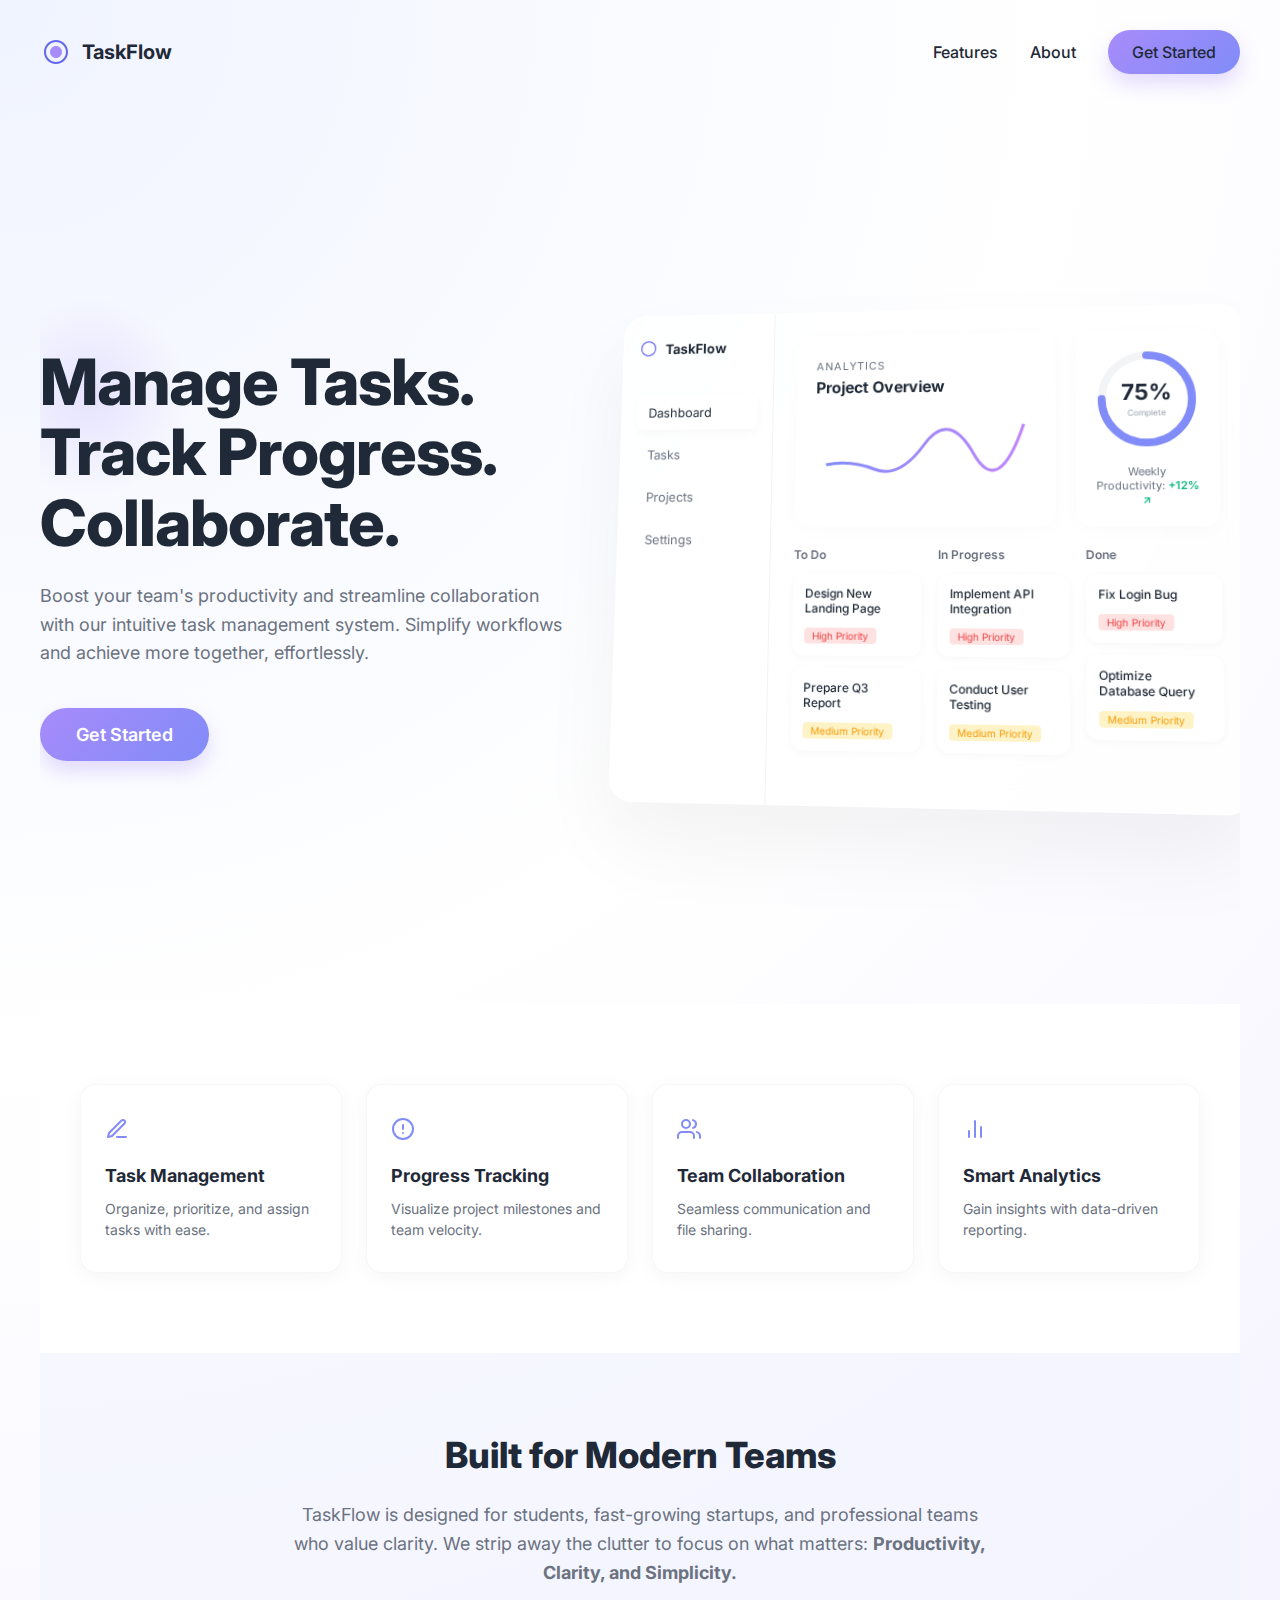
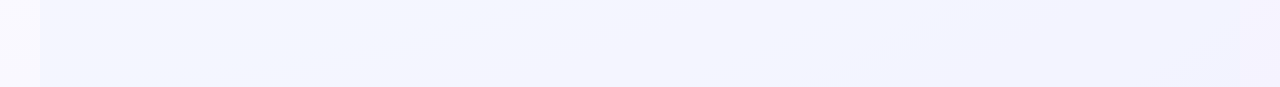
<file: index.html>
<!DOCTYPE html>
<html lang="en">
<head>
  <meta charset="UTF-8">
  <meta name="viewport" content="width=device-width, initial-scale=1.0">
  <meta name="description" content="TaskFlow - Manage tasks, track progress, and collaborate with your team efficiently.">
  <title>TaskFlow - Task & Project Management System</title>
  <link rel="icon" type="image/svg+xml" href="data:image/svg+xml,<svg xmlns='http://www.w3.org/2000/svg' viewBox='0 0 32 32'><circle cx='16' cy='16' r='12' fill='%236366F1'/></svg>">
</head>
<body>
  <div class="landing-container">
    <nav class="navbar">
      <div class="logo">
        <svg width="32" height="32" viewBox="0 0 32 32" fill="none" xmlns="http://www.w3.org/2000/svg">
          <path
            d="M16 4C9.37258 4 4 9.37258 4 16C4 22.6274 9.37258 28 16 28C22.6274 28 28 22.6274 28 16C28 9.37258 22.6274 4 16 4ZM16 26C10.4772 26 6 21.5228 6 16C6 10.4772 10.4772 6 16 6C21.5228 6 26 10.4772 26 16C26 21.5228 21.5228 26 16 26Z"
            fill="#6366F1" />
          <path
            d="M16 10C12.6863 10 10 12.6863 10 16C10 19.3137 12.6863 22 16 22C19.3137 22 22 19.3137 22 16C22 12.6863 19.3137 10 16 10Z"
            fill="#A78BFA" />
        </svg>
        <span>TaskFlow</span>
      </div>
      <div class="nav-links">
        <a href="#features">Features</a>
        <a href="#about">About</a>
        <a href="pages/create_account.html" class="btn-primary"
          style="text-decoration: none; display: inline-block; text-decoration-color: #f3f4f6;">Get
          Started</a>
      </div>
    </nav>

    <main class="hero-section">
      <div class="hero-content">
        <h1 class="hero-title">
          Manage Tasks.<br>
          Track Progress.<br>
          Collaborate.
        </h1>
        <p class="hero-description">
          Boost your team's productivity and streamline collaboration with our intuitive task management system. Simplify
          workflows and achieve more together, effortlessly.
        </p>
        <div class="hero-actions">
          <a href="pages/create_account.html" class="btn-primary btn-large"
            style="text-decoration: none; display: inline-block;">Get Started</a>
        </div>
      </div>

      <div class="hero-visual">
        <div class="dashboard-card">
          <div class="sidebar">
            <div class="sidebar-logo">
              <svg width="20" height="20" viewBox="0 0 32 32" fill="none">
                <circle cx="16" cy="16" r="12" stroke="#6366F1" stroke-width="2" />
              </svg>
              <span>TaskFlow</span>
            </div>
            <div class="menu-item active">Dashboard</div>
            <div class="menu-item">Tasks</div>
            <div class="menu-item">Projects</div>
            <div class="menu-item">Settings</div>
          </div>
          <div class="main-panel">
            <div class="top-row">
              <div class="chart-card">
                <div class="chart-header">
                  <span class="label">Analytics</span>
                  <h3>Project Overview</h3>
                </div>
                <div class="chart-placeholder">
                  <svg viewBox="0 0 200 60" class="wave-svg">
                    <path d="M0 50 Q 25 45, 50 55 T 100 30 T 150 40 T 200 10" fill="none" stroke="url(#grad)"
                      stroke-width="3" />
                    <defs>
                      <linearGradient id="grad" x1="0%" y1="0%" x2="100%" y2="0%">
                        <stop offset="0%" style="stop-color:#818cf8;stop-opacity:1" />
                        <stop offset="100%" style="stop-color:#c084fc;stop-opacity:1" />
                      </linearGradient>
                    </defs>
                  </svg>
                </div>
              </div>
              <div class="progress-card">
                <div class="circular-progress">
                  <svg viewBox="0 0 36 36" class="circular-chart">
                    <path class="circle-bg"
                      d="M18 2.0845 a 15.9155 15.9155 0 0 1 0 31.831 a 15.9155 15.9155 0 0 1 0 -31.831" />
                    <path class="circle" stroke-dasharray="75, 100"
                      d="M18 2.0845 a 15.9155 15.9155 0 0 1 0 31.831 a 15.9155 15.9155 0 0 1 0 -31.831" />
                    <text x="18" y="18.5" class="percentage">75%</text>
                    <text x="18" y="24" class="sub-text">Complete</text>
                  </svg>
                </div>
                <p class="stat-text">Weekly Productivity: <span class="green">+12% ↗</span></p>
              </div>
            </div>
            <div class="kanban-row">
              <div class="kanban-col">
                <div class="col-header">To Do</div>
                <div class="task-card">
                  <p>Design New Landing Page</p>
                  <span class="tag high">High Priority</span>
                </div>
                <div class="task-card">
                  <p>Prepare Q3 Report</p>
                  <span class="tag medium">Medium Priority</span>
                </div>
              </div>
              <div class="kanban-col">
                <div class="col-header">In Progress</div>
                <div class="task-card">
                  <p>Implement API Integration</p>
                  <span class="tag high">High Priority</span>
                </div>
                <div class="task-card">
                  <p>Conduct User Testing</p>
                  <span class="tag medium">Medium Priority</span>
                </div>
              </div>
              <div class="kanban-col">
                <div class="col-header">Done</div>
                <div class="task-card">
                  <p>Fix Login Bug</p>
                  <span class="tag high">High Priority</span>
                </div>
                <div class="task-card">
                  <p>Optimize Database Query</p>
                  <span class="tag medium">Medium Priority</span>
                </div>
              </div>
            </div>
          </div>
        </div>
      </div>
    </main>

    <section id="features" class="features-section">
      <div class="landing-container">
        <div class="features-grid">
          <!-- Feature 1 -->
          <div class="feature-card">
            <div class="icon-wrapper">
              <svg width="24" height="24" viewBox="0 0 24 24" fill="none" stroke="currentColor" stroke-width="2"
                stroke-linecap="round" stroke-linejoin="round">
                <path d="M12 20h9"></path>
                <path d="M16.5 3.5a2.121 2.121 0 0 1 3 3L7 19l-4 1 1-4L16.5 3.5z"></path>
              </svg>
            </div>
            <h3>Task Management</h3>
            <p>Organize, prioritize, and assign tasks with ease.</p>
          </div>
          <!-- Feature 2 -->
          <div class="feature-card">
            <div class="icon-wrapper">
              <svg width="24" height="24" viewBox="0 0 24 24" fill="none" stroke="currentColor" stroke-width="2"
                stroke-linecap="round" stroke-linejoin="round">
                <circle cx="12" cy="12" r="10"></circle>
                <line x1="12" y1="8" x2="12" y2="12"></line>
                <line x1="12" y1="16" x2="12.01" y2="16"></line>
              </svg>
            </div>
            <h3>Progress Tracking</h3>
            <p>Visualize project milestones and team velocity.</p>
          </div>
          <!-- Feature 3 -->
          <div class="feature-card">
            <div class="icon-wrapper">
              <svg width="24" height="24" viewBox="0 0 24 24" fill="none" stroke="currentColor" stroke-width="2"
                stroke-linecap="round" stroke-linejoin="round">
                <path d="M17 21v-2a4 4 0 0 0-4-4H5a4 4 0 0 0-4 4v2"></path>
                <circle cx="9" cy="7" r="4"></circle>
                <path d="M23 21v-2a4 4 0 0 0-3-3.87"></path>
                <path d="M16 3.13a4 4 0 0 1 0 7.75"></path>
              </svg>
            </div>
            <h3>Team Collaboration</h3>
            <p>Seamless communication and file sharing.</p>
          </div>
          <!-- Feature 4 -->
          <div class="feature-card">
            <div class="icon-wrapper">
              <svg width="24" height="24" viewBox="0 0 24 24" fill="none" stroke="currentColor" stroke-width="2"
                stroke-linecap="round" stroke-linejoin="round">
                <line x1="18" y1="20" x2="18" y2="10"></line>
                <line x1="12" y1="20" x2="12" y2="4"></line>
                <line x1="6" y1="20" x2="6" y2="14"></line>
              </svg>
            </div>
            <h3>Smart Analytics</h3>
            <p>Gain insights with data-driven reporting.</p>
          </div>
        </div>
      </div>
    </section>

    <section id="about" class="about-section">
      <div class="landing-container">
        <h2>Built for Modern Teams</h2>
        <p>
          TaskFlow is designed for students, fast-growing startups, and professional teams who value clarity.
          We strip away the clutter to focus on what matters: <strong>Productivity, Clarity, and Simplicity.</strong>
        </p>
      </div>
    </section>
  </div>

  <script src="js/api.js"></script>
  <script src="js/authGuard.js"></script>

  <style>
    @import url('https://fonts.googleapis.com/css2?family=Inter:wght@400;500;600;700&display=swap');

    :root {
      --bg-gradient: radial-gradient(circle at top left, #f0f4ff 0%, #ffffff 50%, #f5f3ff 100%);
      --primary-gradient: linear-gradient(135deg, #a78bfa 0%, #818cf8 100%);
      --text-main: #1f2937;
      --text-muted: #6b7280;
      --glass-bg: rgba(255, 255, 255, 0.7);
      --glass-border: rgba(255, 255, 255, 0.8);
    }

    * {
      margin: 0;
      padding: 0;
      box-sizing: border-box;
    }

    body {
      font-family: 'Inter', sans-serif;
      background: var(--bg-gradient);
      color: var(--text-main);
      min-height: 100vh;
      overflow-x: hidden;
    }

    .landing-container {
      max-width: 1280px;
      margin: 0 auto;
      padding: 0 40px;
    }

    .navbar {
      display: flex;
      justify-content: space-between;
      align-items: center;
      padding: 30px 0;
    }

    .logo {
      display: flex;
      align-items: center;
      gap: 10px;
      font-weight: 700;
      font-size: 20px;
    }

    .nav-links {
      display: flex;
      align-items: center;
      gap: 32px;
    }

    .nav-links a {
      text-decoration: none;
      color: #1f2937;
      font-weight: 500;
      transition: color 0.2s;
    }

    .nav-links a:hover {
      color: var(--text-main);
    }

    .btn-primary {
      background: var(--primary-gradient);
      color: white;
      border: none;
      padding: 12px 24px;
      border-radius: 50px;
      font-weight: 600;
      cursor: pointer;
      box-shadow: 0 10px 20px rgba(167, 139, 250, 0.3);
      transition: transform 0.2s, box-shadow 0.2s;
    }

    .btn-primary:hover {
      transform: translateY(-2px);
      box-shadow: 0 15px 25px rgba(167, 139, 250, 0.4);
    }

    .hero-section {
      display: flex;
      align-items: center;
      justify-content: space-between;
      padding: 60px 0;
      gap: 40px;
      min-height: 100vh;
      overflow: hidden;
      flex-wrap: nowrap;
    }

    .hero-content {
      flex: 1;
      max-width: 540px;
    }

    .hero-title {
      font-size: 64px;
      line-height: 1.1;
      font-weight: 800;
      margin-bottom: 24px;
      letter-spacing: -1px;
      position: relative;
    }

    .hero-title::before {
      content: '';
      position: absolute;
      width: 200px;
      height: 200px;
      background: radial-gradient(circle, rgba(167, 139, 250, 0.2) 0%, transparent 70%);
      top: -50px;
      left: -50px;
      z-index: -1;
    }

    .hero-description {
      font-size: 18px;
      color: var(--text-muted);
      line-height: 1.6;
      margin-bottom: 40px;
    }

    .hero-actions {
      display: flex;
      gap: 20px;
    }

    .btn-large {
      padding: 16px 36px;
      font-size: 18px;
    }

    .btn-secondary {
      background: white;
      color: var(--text-main);
      border: 1px solid #e5e7eb;
      padding: 16px 32px;
      border-radius: 50px;
      font-weight: 600;
      cursor: pointer;
      transition: all 0.2s;
    }

    .btn-secondary:hover {
      background: #f9fafb;
      border-color: #d1d5db;
    }

    .hero-visual {
      flex: 1.2;
      perspective: 1000px;
      display: flex;
      align-items: center;
      justify-content: center;
    }

    .dashboard-card {
      background: var(--glass-bg);
      backdrop-filter: blur(20px);
      border: 1px solid var(--glass-border);
      border-radius: 24px;
      box-shadow: 0 40px 80px rgba(0, 0, 0, 0.05);
      display: flex;
      overflow: hidden;
      height: 500px;
      transform: rotateY(-5deg) rotateX(5deg);
      transition: transform 0.5s ease;
    }

    .dashboard-card:hover {
      transform: rotateY(0deg) rotateX(0deg);
    }

    .sidebar {
      width: 160px;
      border-right: 1px solid rgba(0, 0, 0, 0.05);
      padding: 24px 16px;
      background: rgba(255, 255, 255, 0.3);
    }

    .sidebar-logo {
      display: flex;
      align-items: center;
      gap: 8px;
      font-weight: 700;
      font-size: 14px;
      margin-bottom: 40px;
    }

    .menu-item {
      padding: 10px 12px;
      font-size: 13px;
      color: var(--text-muted);
      border-radius: 8px;
      margin-bottom: 8px;
      cursor: pointer;
    }

    .menu-item.active {
      background: white;
      color: var(--text-main);
      box-shadow: 0 4px 12px rgba(0, 0, 0, 0.03);
    }

    .main-panel {
      flex: 1;
      padding: 24px;
      display: flex;
      flex-direction: column;
      gap: 20px;
      overflow-y: auto;
    }

    .top-row {
      display: grid;
      grid-template-columns: 2fr 1fr;
      gap: 20px;
    }

    .chart-card,
    .progress-card {
      background: white;
      border-radius: 16px;
      padding: 20px;
      box-shadow: 0 4px 20px rgba(0, 0, 0, 0.02);
    }

    .label {
      font-size: 11px;
      color: var(--text-muted);
      text-transform: uppercase;
      letter-spacing: 1px;
    }

    .chart-card h3 {
      font-size: 16px;
      margin-top: 4px;
    }

    .chart-placeholder {
      margin-top: 20px;
    }

    .wave-svg {
      width: 100%;
      height: 60px;
    }

    .circular-progress {
      width: 100px;
      margin: 0 auto;
    }

    .circle-bg {
      fill: none;
      stroke: #f3f4f6;
      stroke-width: 2.8;
    }

    .circle {
      fill: none;
      stroke: #818cf8;
      stroke-width: 2.8;
      stroke-linecap: round;
    }

    .percentage {
      fill: #1f2937;
      font-size: 8px;
      font-weight: 700;
      text-anchor: middle;
    }

    .sub-text {
      fill: #9ca3af;
      font-size: 3px;
      text-anchor: middle;
    }

    .stat-text {
      font-size: 11px;
      text-align: center;
      margin-top: 12px;
      color: var(--text-muted);
    }

    .green {
      color: #10b981;
      font-weight: 600;
    }

    .kanban-row {
      display: grid;
      grid-template-columns: repeat(3, 1fr);
      gap: 16px;
    }

    .col-header {
      font-size: 12px;
      font-weight: 600;
      margin-bottom: 12px;
      color: var(--text-muted);
    }

    .task-card {
      background: white;
      padding: 12px;
      border-radius: 12px;
      margin-bottom: 12px;
      box-shadow: 0 2px 8px rgba(0, 0, 0, 0.03);
    }

    .task-card p {
      font-size: 12px;
      font-weight: 500;
      margin-bottom: 8px;
    }

    .tag {
      font-size: 10px;
      padding: 2px 8px;
      border-radius: 4px;
    }

    .tag.high {
      background: #fee2e2;
      color: #ef4444;
    }

    .tag.medium {
      background: #fef3c7;
      color: #f59e0b;
    }

    @media (max-width: 1024px) {
      .hero-section {
        flex-direction: column;
        text-align: center;
        min-height: auto;
        height: auto;
        overflow: visible;
      }

      .hero-actions {
        justify-content: center;
      }

      .hero-visual {
        width: 100%;
      }

      .dashboard-card {
        transform: none;
      }
    }

    .features-section {
      padding: 80px 0;
      background: white;
    }

    .features-grid {
      display: grid;
      grid-template-columns: repeat(4, 1fr);
      gap: 24px;
    }

    .feature-card {
      background: white;
      padding: 32px 24px;
      border-radius: 16px;
      box-shadow: 0 4px 20px rgba(0, 0, 0, 0.04);
      text-align: left;
      transition: transform 0.2s ease, box-shadow 0.2s ease;
      border: 1px solid rgba(0, 0, 0, 0.03);
    }

    .feature-card:hover {
      transform: translateY(-4px);
      box-shadow: 0 12px 30px rgba(0, 0, 0, 0.08);
    }

    .icon-wrapper {
      margin-bottom: 20px;
      color: #818cf8;
    }

    .feature-card h3 {
      font-size: 18px;
      font-weight: 700;
      margin-bottom: 12px;
      color: var(--text-main);
    }

    .feature-card p {
      font-size: 14px;
      color: var(--text-muted);
      line-height: 1.5;
    }

    .about-section {
      padding: 80px 0 100px;
      text-align: center;
      background: rgba(240, 244, 255, 0.5);
    }

    .about-section h2 {
      font-size: 36px;
      font-weight: 800;
      margin-bottom: 24px;
      color: var(--text-main);
    }

    .about-section p {
      font-size: 18px;
      color: var(--text-muted);
      line-height: 1.6;
      max-width: 700px;
      margin: 0 auto;
    }

    @media (max-width: 1024px) {
      .features-grid {
        grid-template-columns: repeat(2, 1fr);
      }
    }

    @media (max-width: 640px) {
      .features-grid {
        grid-template-columns: 1fr;
      }

      .hero-title {
        font-size: 42px;
      }
    }
  </style>
</body>
</html>
</file>
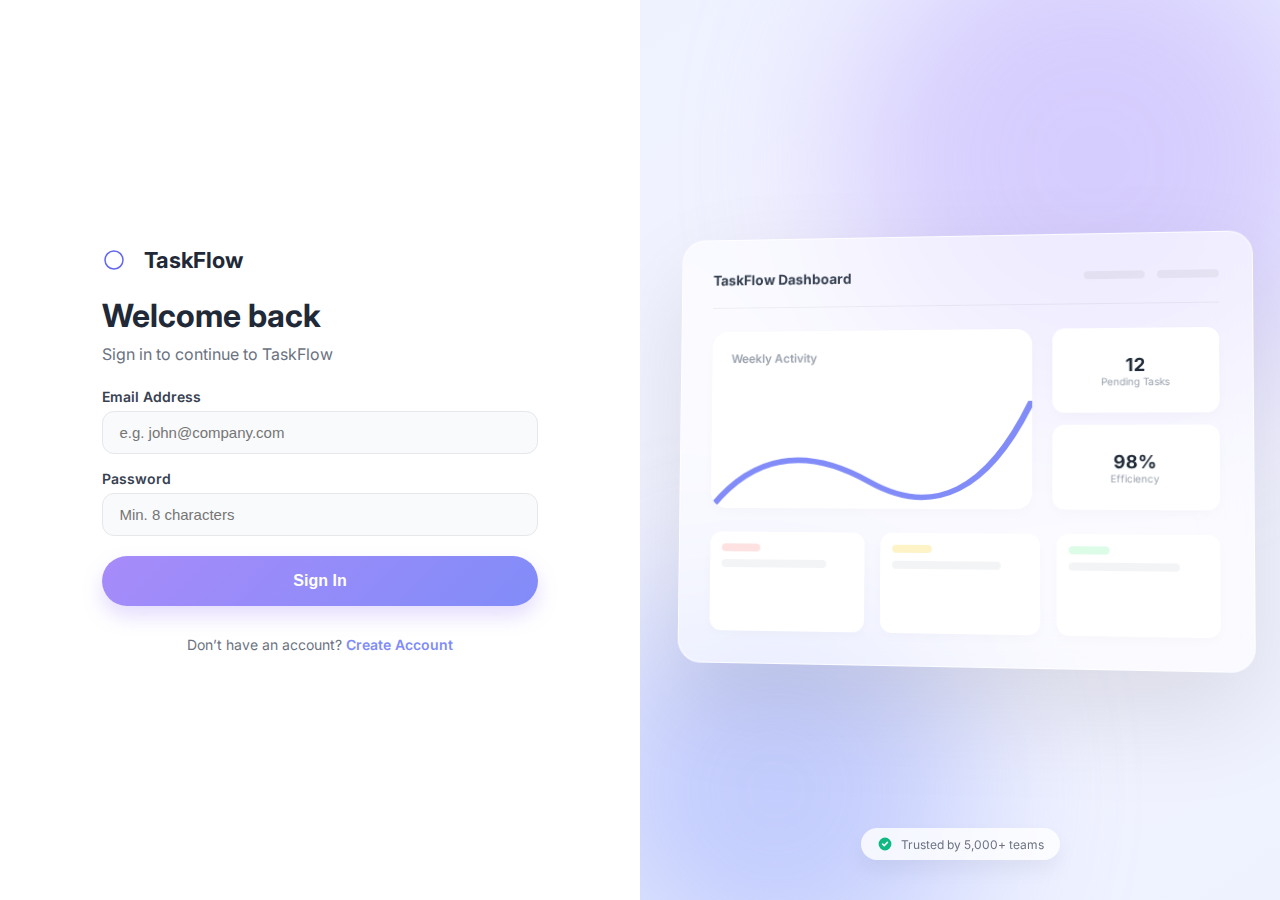
<file: pages/calendar.html>
<!DOCTYPE html>
<html lang="en">

<head>
    <meta charset="UTF-8">
    <meta name="viewport" content="width=device-width, initial-scale=1.0">
    <title>Calendar - TaskFlow</title>
    <link rel="stylesheet" href="../css/dashboard.css">
    <style>
        /* --- Calendar Specific Styles --- */

        .calendar-layout {
            display: grid;
            grid-template-columns: 3fr 1fr;
            gap: 24px;
            align-items: start;
        }

        /* Main Calendar Container */
        .calendar-container {
            background: white;
            border-radius: 24px;
            padding: 24px;
            box-shadow: var(--shadow-sm);
            display: flex;
            flex-direction: column;
            border: 1px solid var(--border-light);
        }

        /* Header Navigation */
        .calendar-header-row {
            display: flex;
            justify-content: space-between;
            align-items: center;
            margin-bottom: 20px;
        }

        .month-nav {
            display: flex;
            align-items: center;
            gap: 12px;
            background: #f3f4f6;
            padding: 6px 16px;
            border-radius: 50px;
        }

        .nav-btn {
            background: none;
            border: none;
            cursor: pointer;
            font-size: 16px;
            color: var(--text-muted);
            width: 28px;
            height: 28px;
            display: flex;
            align-items: center;
            justify-content: center;
            border-radius: 50%;
            transition: background 0.2s, color 0.2s;
        }

        .nav-btn:hover {
            background: #e5e7eb;
            color: var(--text-main);
        }

        .current-month {
            font-weight: 700;
            color: var(--text-main);
            min-width: 140px;
            text-align: center;
            font-size: 15px;
        }

        /* Grid System */
        .calendar-grid {
            display: grid;
            grid-template-columns: repeat(7, 1fr);
            grid-template-rows: auto;
            /* Header row auto-sized */
            gap: 1px;
            background: var(--border-light);
            /* Borders via gap */
            border: 1px solid var(--border-light);
            border-radius: 12px;
            overflow: hidden;
        }

        .day-header {
            text-align: center;
            background: #f9fafb;
            color: var(--text-muted);
            font-size: 12px;
            font-weight: 600;
            padding: 12px 0;
            text-transform: uppercase;
            letter-spacing: 0.5px;
        }

        .day-cell {
            background: white;
            padding: 8px;
            display: flex;
            flex-direction: column;
            gap: 4px;
            min-height: 100px;
            max-height: 140px;
            overflow-y: auto;
            position: relative;
            cursor: pointer;
            transition: background 0.2s;
        }

        .day-cell:hover {
            background: #fdfbff;
        }

        .day-cell.other-month {
            background: #fafafa;
            color: #e5e7eb;
        }

        .day-number {
            font-size: 13px;
            font-weight: 600;
            margin-bottom: 4px;
            width: 24px;
            height: 24px;
            display: flex;
            align-items: center;
            justify-content: center;
            border-radius: 50%;
        }

        .day-cell.today .day-number {
            background: var(--primary);
            color: white;
        }

        /* Task Pills */
        .cal-task {
            font-size: 11px;
            padding: 3px 8px;
            border-radius: 6px;
            white-space: nowrap;
            overflow: hidden;
            text-overflow: ellipsis;
            font-weight: 500;
            margin-bottom: 2px;
            transition: transform 0.1s;
        }

        .cal-task:hover {
            transform: scale(1.02);
            z-index: 2;
        }

        .task-high {
            background: #fee2e2;
            color: #991b1b;
            border-left: 3px solid #ef4444;
        }

        .task-medium {
            background: #fef3c7;
            color: #92400e;
            border-left: 3px solid #f59e0b;
        }

        .task-low {
            background: #d1fae5;
            color: #065f46;
            border-left: 3px solid #10b981;
        }

        .completed-task {
            opacity: 0.6;
            text-decoration: line-through;
            background: #f3f4f6;
            color: #6b7280;
            border-left: 3px solid #9ca3af;
        }
        
        /* Project Deadline Pills */
        .cal-project {
            font-size: 11px;
            padding: 3px 8px;
            border-radius: 6px;
            white-space: nowrap;
            overflow: hidden;
            text-overflow: ellipsis;
            font-weight: 600;
            margin-bottom: 2px;
            transition: transform 0.1s;
            border-left: 3px solid;
        }
        
        .cal-project:hover {
            transform: scale(1.02);
            z-index: 2;
        }
        
        .proj-high {
            background: rgba(239, 68, 68, 0.15);
            color: #991b1b;
            border-left-color: #ef4444;
        }
        
        .proj-medium {
            background: rgba(59, 130, 246, 0.15);
            color: #1e40af;
            border-left-color: #3b82f6;
        }
        
        .proj-low {
            background: rgba(107, 114, 128, 0.15);
            color: #374151;
            border-left-color: #6b7280;
        }

        .more-ind {
            font-size: 10px;
            color: var(--text-muted);
            padding-left: 4px;
        }

        /* --- Side Panel --- */
        .side-panel {
            display: flex;
            flex-direction: column;
            gap: 24px;
            overflow-y: auto;
            padding-right: 4px;
            /* Scrollbar space */
        }

        .panel-card {
            background: white;
            border-radius: 20px;
            padding: 20px;
            box-shadow: var(--shadow-sm);
            border: 1px solid var(--border-light);
            display: flex;
            flex-direction: column;
            gap: 16px;
        }

        .panel-title {
            font-size: 16px;
            font-weight: 700;
            color: var(--text-main);
            display: flex;
            align-items: center;
            gap: 8px;
        }

        .mini-task-list {
            display: flex;
            flex-direction: column;
            gap: 12px;
        }

        .mini-task-card {
            padding: 12px;
            background: #f9fafb;
            border-radius: 12px;
            border: 1px solid transparent;
            cursor: pointer;
            transition: all 0.2s;
        }

        .mini-task-card:hover {
            background: white;
            border-color: var(--primary-light);
            box-shadow: 0 2px 8px rgba(0, 0, 0, 0.05);
        }

        /* Project cards in sidebar */
        .mini-task-card.project-card {
            background: linear-gradient(135deg, #f0f9ff 0%, #e0f2fe 100%);
            border-left: 3px solid var(--primary);
        }

        .mini-task-card.project-card:hover {
            background: linear-gradient(135deg, #e0f2fe 0%, #bae6fd 100%);
            border-color: var(--primary);
            box-shadow: 0 4px 12px rgba(59, 130, 246, 0.15);
        }

        .mini-task-header {
            display: flex;
            justify-content: space-between;
            align-items: flex-start;
            margin-bottom: 6px;
        }

        .mini-task-title {
            font-size: 13px;
            font-weight: 600;
            color: var(--text-main);
            line-height: 1.3;
        }

        .mini-task-priority {
            font-size: 9px;
            padding: 2px 6px;
            border-radius: 4px;
            text-transform: uppercase;
            font-weight: 700;
        }

        .mini-task-priority.high {
            color: #ef4444;
            background: #fee2e2;
        }

        .mini-task-priority.medium {
            color: #f59e0b;
            background: #fef3c7;
        }

        .mini-task-priority.low {
            color: #10b981;
            background: #d1fae5;
        }

        .mini-task-date {
            font-size: 11px;
            color: var(--text-muted);
        }

        .mini-task-type {
            font-size: 11px;
            font-weight: 600;
            color: var(--text-muted);
        }

        .mini-task-meta {
            font-size: 11px;
            color: var(--text-muted);
            margin-top: 4px;
        }

        .empty-msg {
            font-size: 12px;
            color: var(--text-muted);
            font-style: italic;
            text-align: center;
            padding: 12px;
        }

        /* Responsive */
        @media (max-width: 1024px) {
            .calendar-layout {
                grid-template-columns: 1fr;
                height: auto;
                overflow: visible;
            }

            .calendar-grid {
                min-height: 500px;
            }
        }
    </style>
</head>

<body>

    <!-- Sidebar (Shared Structure) -->
    <aside class="sidebar">
        <a href="index.html" class="logo" style="text-decoration:none; color:inherit;">
            <svg width="24" height="24" viewBox="0 0 32 32" fill="none">
                <circle cx="16" cy="16" r="12" stroke="#6366F1" stroke-width="2" />
            </svg>
            <span>TaskFlow</span>
        </a>

        <nav class="nav-menu">
            <a href="dashboard.html" class="nav-item">
                <span>Dashboard</span>
            </a>
            <a href="tasks.html" class="nav-item">
                <span>Tasks</span>
            </a>
            <a href="projects.html" class="nav-item">
                <span>Projects</span>
            </a>
            <a href="#" class="nav-item active">
                <span>Calendar</span>
            </a>
            <a href="notifications.html" class="nav-item">
                <span>Notifications</span>
            </a>
        </nav>

        <div class="nav-item" id="logoutBtn" style="margin-top: auto; color: #ef4444;">
            <span>Log Out</span>
        </div>
    </aside>

    <!-- Main Content -->
    <main class="main-content">
        <!-- Top Header -->
        <header class="top-header">
            <h2 class="header-title">Calendar</h2>
            <div class="header-right">
                <div class="search-bar">
                    <span class="search-icon">🔍</span>
                    <input type="text" placeholder="Search...">
                </div>
                <div class="user-profile">
                    <div class="avatar" id="userAvatarName">U</div>
                </div>
            </div>
        </header>

        <!-- Calendar View -->
        <div class="dashboard-view">
            <div class="calendar-layout">

                <!-- Main Grid -->
                <div class="calendar-container">
                    <div class="calendar-header-row">
                        <div class="month-nav">
                            <button class="nav-btn" id="prevMonth">‹</button>
                            <span class="current-month" id="monthDisplay">January 2026</span>
                            <button class="nav-btn" id="nextMonth">›</button>
                        </div>
                    </div>

                    <div class="calendar-grid" id="calendarGrid">
                        <!-- Headers -->
                        <div class="day-header">Sun</div>
                        <div class="day-header">Mon</div>
                        <div class="day-header">Tue</div>
                        <div class="day-header">Wed</div>
                        <div class="day-header">Thu</div>
                        <div class="day-header">Fri</div>
                        <div class="day-header">Sat</div>
                        <!-- Days injected via JS -->
                    </div>
                </div>

                <!-- Right Panel -->
                <div class="side-panel">
                    <div class="panel-card">
                        <div class="panel-title">📅 Today's Focus</div>
                        <div class="mini-task-list" id="todayList"></div>
                    </div>

                    <div class="panel-card" style="flex:1;">
                        <div class="panel-title">🚀 Upcoming</div>
                        <div class="mini-task-list" id="upcomingList"></div>
                    </div>
                </div>
            </div>
        </div>

        <!-- Add Task FAB -->
        <div class="fab-add" id="addTaskBtn">+</div>

        <!-- Shared Modal -->
        <div class="modal-overlay" id="modalOverlay">
            <div class="modal">
                <div class="modal-header">
                    <div class="modal-title" id="modalTitle">New Task</div>
                    <button class="close-btn" id="closeModalBtn">×</button>
                </div>
                <form id="taskForm">
                    <div class="form-field">
                        <label>Task Title</label>
                        <input type="text" id="inputTitle" required placeholder="What needs to be done?">
                    </div>
                    <div class="form-field">
                        <label>Status</label>
                        <select id="inputStatus">
                            <option value="To Do">To Do</option>
                            <option value="In Progress">In Progress</option>
                            <option value="Completed">Completed</option>
                        </select>
                    </div>
                    <div class="form-field">
                        <label>Priority</label>
                        <select id="inputPriority">
                            <option value="High">High</option>
                            <option value="Medium" selected>Medium</option>
                            <option value="Low">Low</option>
                        </select>
                    </div>
                    <div class="form-field">
                        <label>Due Date</label>
                        <input type="date" id="inputDate" required>
                    </div>
                    <button type="submit" class="btn-submit">Save Task</button>
                </form>
            </div>
        </div>

    </main>

    <!-- Logic -->
    <script src="../js/api.js"></script>
    <script src="../js/ui.js"></script>
    <script src="../js/calendar.js"></script>
</body>

</html>
</file>
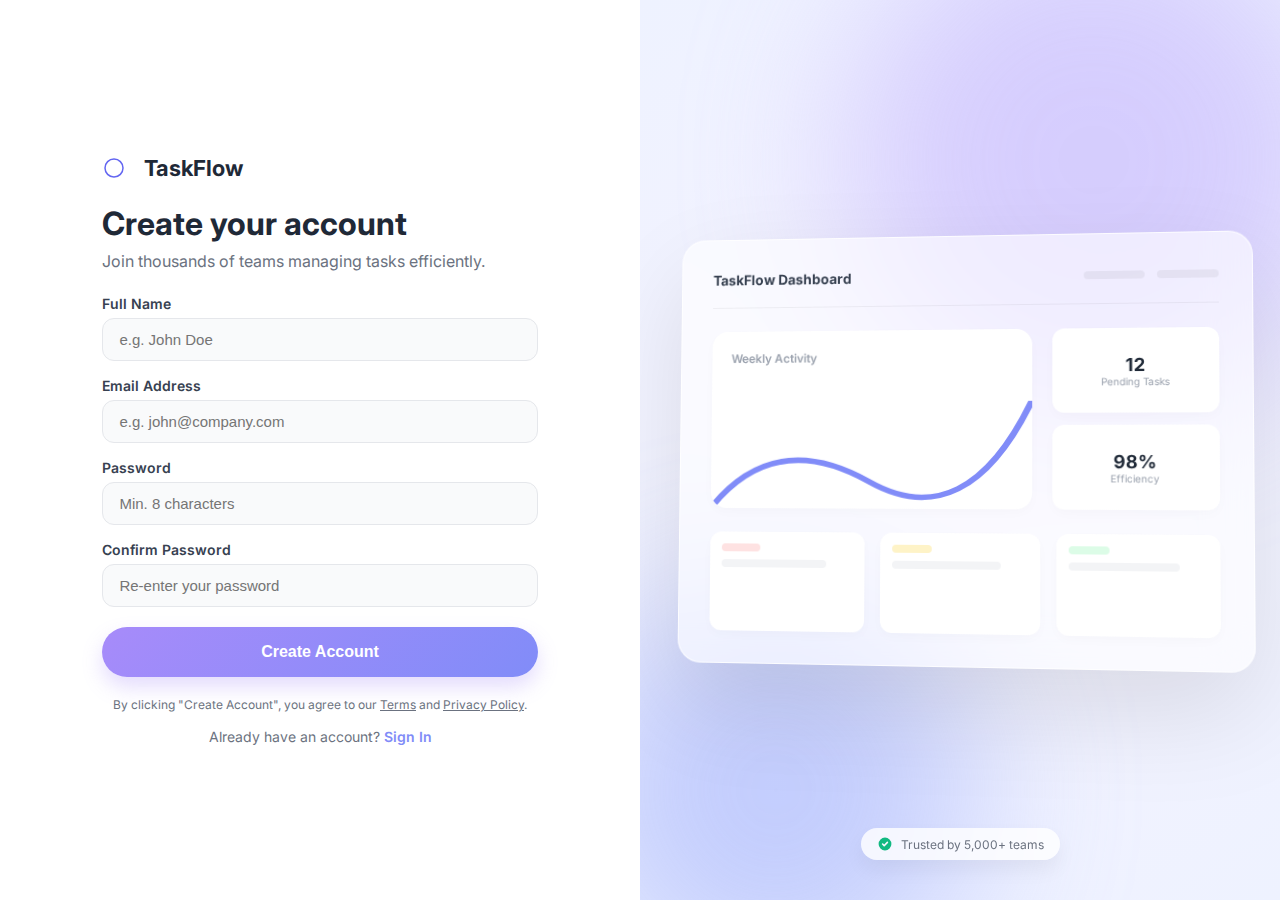
<file: pages/create_account.html>
<!DOCTYPE html>
<html lang="en">

<head>
    <meta charset="UTF-8">
    <meta name="viewport" content="width=device-width, initial-scale=1.0">
    <title>Create Account - TaskFlow</title>
    <link rel="stylesheet" href="../css/auth.css">
</head>

<body>

    <!-- Left Panel: Form -->
    <div class="left-panel">
        <div class="form-content">
            <div class="logo">
                <svg width="24" height="24" viewBox="0 0 32 32" fill="none" style="margin-right: 8px;">
                    <circle cx="16" cy="16" r="12" stroke="#6366F1" stroke-width="2" />
                </svg>
                TaskFlow
            </div>

            <h1>Create your account</h1>
            <p class="subtitle">Join thousands of teams managing tasks efficiently.</p>

            <form onsubmit="event.preventDefault()">
                <div class="form-group">
                    <label>Full Name</label>
                    <input type="text" id="nameInput" placeholder="e.g. John Doe">
                </div>
                <div class="form-group">
                    <label>Email Address</label>
                    <input type="email" id="emailInput" placeholder="e.g. john@company.com">
                </div>
                <div class="form-group">
                    <label>Password</label>
                    <input type="password" id="passwordInput" placeholder="Min. 8 characters">
                </div>
                <div class="form-group">
                    <label>Confirm Password</label>
                    <input type="password" id="confirmPasswordInput" placeholder="Re-enter your password">
                </div>

                <button type="submit" class="btn-create" id="signUpBtn">Create Account</button>
            </form>

            <p class="policy-text">
                By clicking "Create Account", you agree to our <a href="#" style="color: inherit;">Terms</a> and <a
                    href="#" style="color: inherit;">Privacy Policy</a>.
            </p>

            <div class="footer-link">
                Already have an account? <a href="signin.html">Sign In</a>
            </div>
        </div>
    </div>

    <!-- Right Panel: Premium Visual -->
    <div class="right-panel">
        <div class="blob blob-1"></div>
        <div class="blob blob-2"></div>

        <div class="visual-card">
            <div class="mock-header">
                <div class="mock-title">TaskFlow Dashboard</div>
                <div class="mock-nav">
                    <div class="nav-pill"></div>
                    <div class="nav-pill"></div>
                </div>
            </div>
            <div class="mock-body">
                <div class="mock-chart-area">
                    <div style="padding: 20px; font-size: 12px; font-weight:600; color:#9ca3af;">Weekly Activity</div>
                    <svg class="mock-graph-line" viewBox="0 0 100 40" preserveAspectRatio="none">
                        <path d="M0 40 Q 20 10, 50 30 T 100 0" stroke="#818cf8" stroke-width="2" fill="none" />
                    </svg>
                </div>
                <div class="mock-side-col">
                    <div class="mock-card-sm">
                        <div style="text-align: center;">
                            <div style="font-size: 18px; font-weight:700; color:#1f2937;">12</div>
                            <div style="font-size: 10px; color:#9ca3af;">Pending Tasks</div>
                        </div>
                    </div>
                    <div class="mock-card-sm">
                        <div style="text-align: center;">
                            <div style="font-size: 18px; font-weight:700; color:#1f2937;">98%</div>
                            <div style="font-size: 10px; color:#9ca3af;">Efficiency</div>
                        </div>
                    </div>
                </div>
            </div>

            <!-- Mock Kanban Row -->
            <div style="display: grid; grid-template-columns: repeat(3, 1fr); gap: 16px; margin-top: 0px;">
                <div
                    style="height: 100px; background: white; border-radius: 12px; box-shadow: 0 4px 12px rgba(0,0,0,0.02); padding: 12px;">
                    <div style="height: 8px; width: 40px; background: #fee2e2; border-radius: 4px; margin-bottom: 8px;">
                    </div>
                    <div style="height: 8px; width: 80%; background: #f3f4f6; border-radius: 4px;"></div>
                </div>
                <div
                    style="height: 100px; background: white; border-radius: 12px; box-shadow: 0 4px 12px rgba(0,0,0,0.02); padding: 12px;">
                    <div style="height: 8px; width: 40px; background: #fef3c7; border-radius: 4px; margin-bottom: 8px;">
                    </div>
                    <div style="height: 8px; width: 80%; background: #f3f4f6; border-radius: 4px;"></div>
                </div>
                <div
                    style="height: 100px; background: white; border-radius: 12px; box-shadow: 0 4px 12px rgba(0,0,0,0.02); padding: 12px;">
                    <div style="height: 8px; width: 40px; background: #dcfce7; border-radius: 4px; margin-bottom: 8px;">
                    </div>
                    <div style="height: 8px; width: 80%; background: #f3f4f6; border-radius: 4px;"></div>
                </div>
            </div>
        </div>

        <div class="trust-badge">
            <svg width="16" height="16" fill="#10b981" viewBox="0 0 20 20">
                <path fill-rule="evenodd"
                    d="M10 18a8 8 0 100-16 8 8 0 000 16zm3.707-9.293a1 1 0 00-1.414-1.414L9 10.586 7.707 9.293a1 1 0 00-1.414 1.414l2 2a1 1 0 001.414 0l4-4z"
                    clip-rule="evenodd" />
            </svg>
            <span>Trusted by 5,000+ teams</span>
        </div>
    </div>

    <script src="../js/api.js"></script>
    <script src="../js/authGuard.js"></script>
    <script src="../js/signup.js"></script>
</body>

</html>
</file>
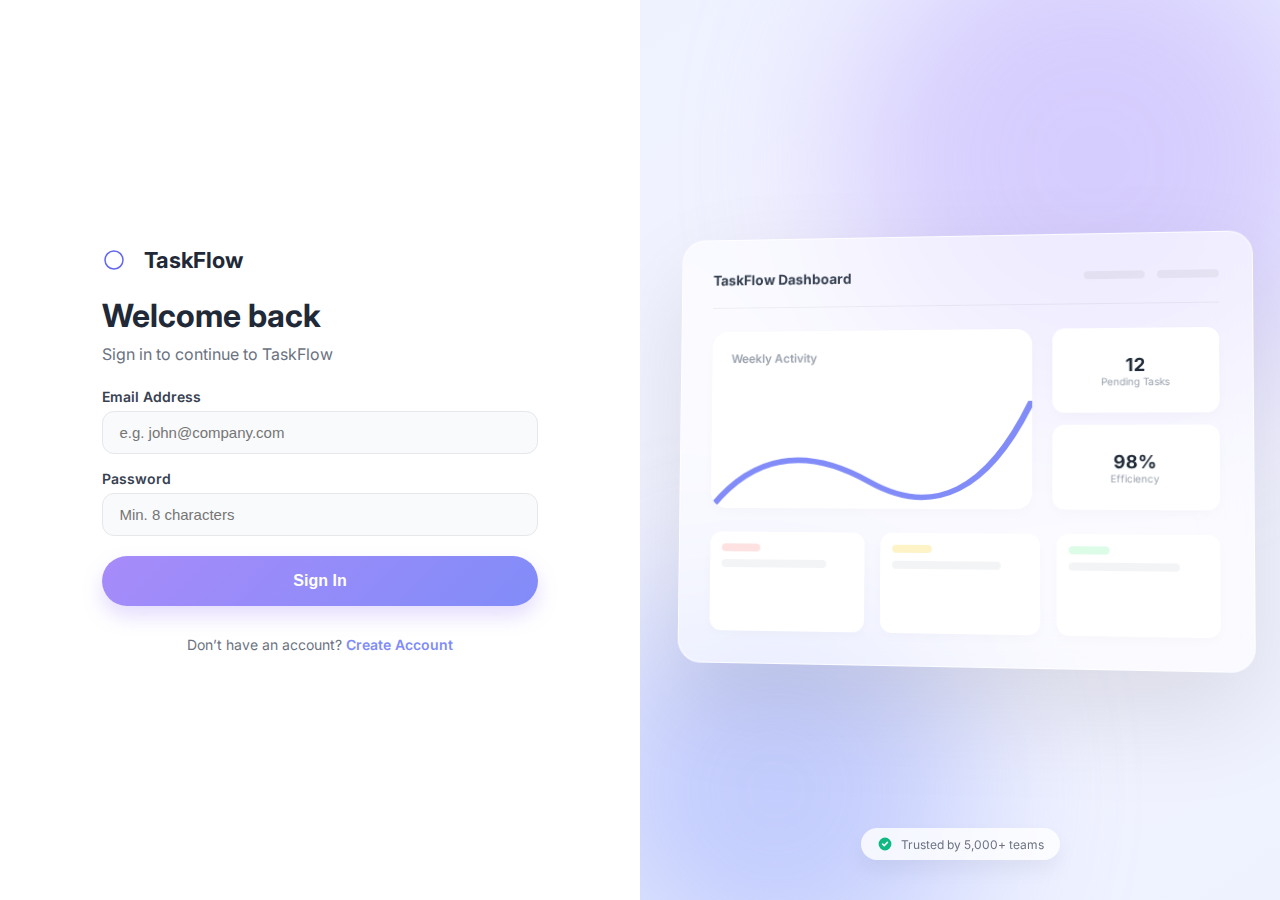
<file: pages/dashboard.html>
<!DOCTYPE html>
<html lang="en">

<head>
    <meta charset="UTF-8">
    <meta name="viewport" content="width=device-width, initial-scale=1.0">
    <title>Dashboard - TaskFlow</title>
    <link rel="stylesheet" href="../css/dashboard.css">
    <!-- FontAwesome for Icons (Optional, using SVG/Text for now to keep pure) -->
</head>

<body>

    <!-- Sidebar -->
    <aside class="sidebar">
        <a href="index.html" class="logo" style="text-decoration:none; color:inherit;">
            <svg width="24" height="24" viewBox="0 0 32 32" fill="none">
                <circle cx="16" cy="16" r="12" stroke="#6366F1" stroke-width="2" />
            </svg>
            <span>TaskFlow</span>
        </a>

        <nav class="nav-menu">
            <a href="#" class="nav-item active">
                <span>Dashboard</span>
            </a>
            <a href="tasks.html" class="nav-item">
                <span>Tasks</span>
            </a>
            <a href="projects.html" class="nav-item">
                <span>Projects</span>
            </a>
            <a href="calendar.html" class="nav-item">
                <span>Calendar</span>
            </a>
            <a href="notifications.html" class="nav-item">
                <span>Notifications</span>
            </a>
        </nav>

        <div class="nav-item" id="logoutBtn" style="margin-top: auto; color: #ef4444;">
            <span>Log Out</span>
        </div>
    </aside>

    <!-- Main Content -->
    <main class="main-content">
        <!-- Top Header -->
        <header class="top-header">
            <h2 class="header-title">Dashboard</h2>

            <div class="header-right">
                <div class="search-bar">
                    <span class="search-icon">🔍</span>
                    <input type="text" placeholder="Search...">
                </div>

                <div class="user-profile">
                    <div class="avatar" id="userAvatarName">U</div>
                </div>
            </div>
        </header>

        <!-- Dashboard View -->
        <div class="dashboard-view">

            <!-- Stats Row -->
            <div class="stats-grid">
                <div class="stat-card card-purple">
                    <div class="stat-icon icon-purple">📝</div>
                    <div class="stat-value" id="stat-total">0</div>
                    <div class="stat-label">Total Tasks</div>
                </div>
                <div class="stat-card card-green">
                    <div class="stat-icon icon-green">✅</div>
                    <div class="stat-value" id="stat-completed">0</div>
                    <div class="stat-label">Completed</div>
                </div>
                <div class="stat-card card-blue">
                    <div class="stat-icon icon-blue">📊</div>
                    <div class="stat-value" id="stat-projects">0</div>
                    <div class="stat-label">Active Projects</div>
                </div>
                <div class="stat-card card-orange">
                    <div class="stat-icon icon-orange">⚡</div>
                    <div class="stat-value" id="stat-progress">0</div>
                    <div class="stat-label">In Progress</div>
                </div>
            </div>

            <!-- Main Grid (Kanban + Analytics) -->
            <div class="dashboard-main-grid">
                <!-- Projects Overview (Left Column) -->
                <div class="projects-section">
                    <div class="section-header"
                        style="display:flex; justify-content:space-between; align-items:center; margin-bottom:16px;">
                        <h3 class="section-title" style="font-size:16px; font-weight:700;">Active Projects</h3>
                        <a href="projects.html" style="font-size:12px; color:var(--primary); text-decoration:none;">View
                            All</a>
                    </div>
                    <div class="mini-project-list" id="miniProjectList"
                        style="display:flex; flex-direction:column; gap:12px;">
                        <!-- Injected via JS -->
                        <div class="empty-state">Loading projects...</div>
                    </div>
                </div>

                <!-- Kanban Board (Right Column) -->
                <div class="kanban-section">
                    <!-- Simple 3-Col Kanban -->
                    <div class="kanban-board">
                        <!-- To Do -->
                        <div class="kanban-column">
                            <div class="column-header">
                                <span class="column-title">To Do</span>
                                <span class="task-count" id="count-todo">0</span>
                            </div>
                            <div class="task-list" id="list-todo">
                                <!-- Tasks injected here -->
                                <div class="empty-state">No tasks yet</div>
                            </div>
                        </div>

                        <!-- In Progress -->
                        <div class="kanban-column">
                            <div class="column-header">
                                <span class="column-title">In Progress</span>
                                <span class="task-count" id="count-inprogress">0</span>
                            </div>
                            <div class="task-list" id="list-inprogress">
                                <!-- Tasks injected here -->
                                <div class="empty-state">No active tasks</div>
                            </div>
                        </div>

                        <!-- Completed -->
                        <div class="kanban-column">
                            <div class="column-header">
                                <span class="column-title">Completed</span>
                                <span class="task-count" id="count-completed">0</span>
                            </div>
                            <div class="task-list" id="list-completed">
                                <!-- Tasks injected here -->
                                <div class="empty-state">No completed tasks</div>
                            </div>
                        </div>
                    </div>
                </div>
            </div>

        </div>

        <!-- Floating Add Button -->
        <div class="fab-add" id="fabBtn">+</div>
        
        <!-- Quick Action Menu -->
        <div class="quick-action-menu" id="quickActionMenu">
            <div class="quick-action-item task" id="quickAddTask">
                <div class="quick-action-icon">📝</div>
                <div class="quick-action-label">Add Task</div>
            </div>
            <div class="quick-action-item project" id="quickAddProject">
                <div class="quick-action-icon">📁</div>
                <div class="quick-action-label">Add Project</div>
            </div>
            <div class="quick-action-item reminder" id="quickAddReminder">
                <div class="quick-action-icon">⏰</div>
                <div class="quick-action-label">Add Reminder</div>
            </div>
        </div>

        <!-- Add Task Modal -->
        <div class="modal-overlay" id="modalOverlay">
            <div class="modal">
                <div class="modal-header">
                    <div class="modal-title">Add New Task</div>
                    <button class="close-btn" id="closeModalBtn">×</button>
                </div>
                <form id="taskForm">
                    <div class="form-field">
                        <label>Task Title</label>
                        <input type="text" id="inputTitle" required placeholder="Enter task name...">
                    </div>
                    <div class="form-field">
                        <label>Priority</label>
                        <select id="inputPriority">
                            <option value="High">High</option>
                            <option value="Medium" selected>Medium</option>
                            <option value="Low">Low</option>
                        </select>
                    </div>
                    <div class="form-field">
                        <label>Due Date</label>
                        <input type="date" id="inputDate" required>
                    </div>
                    <button type="submit" class="btn-submit">Create Task</button>
                </form>
            </div>
        </div>

    </main>

    <script src="../js/api.js"></script>
    <script src="../js/ui.js"></script>
    <script src="../js/dashboard.js"></script>
</body>

</html>
</file>
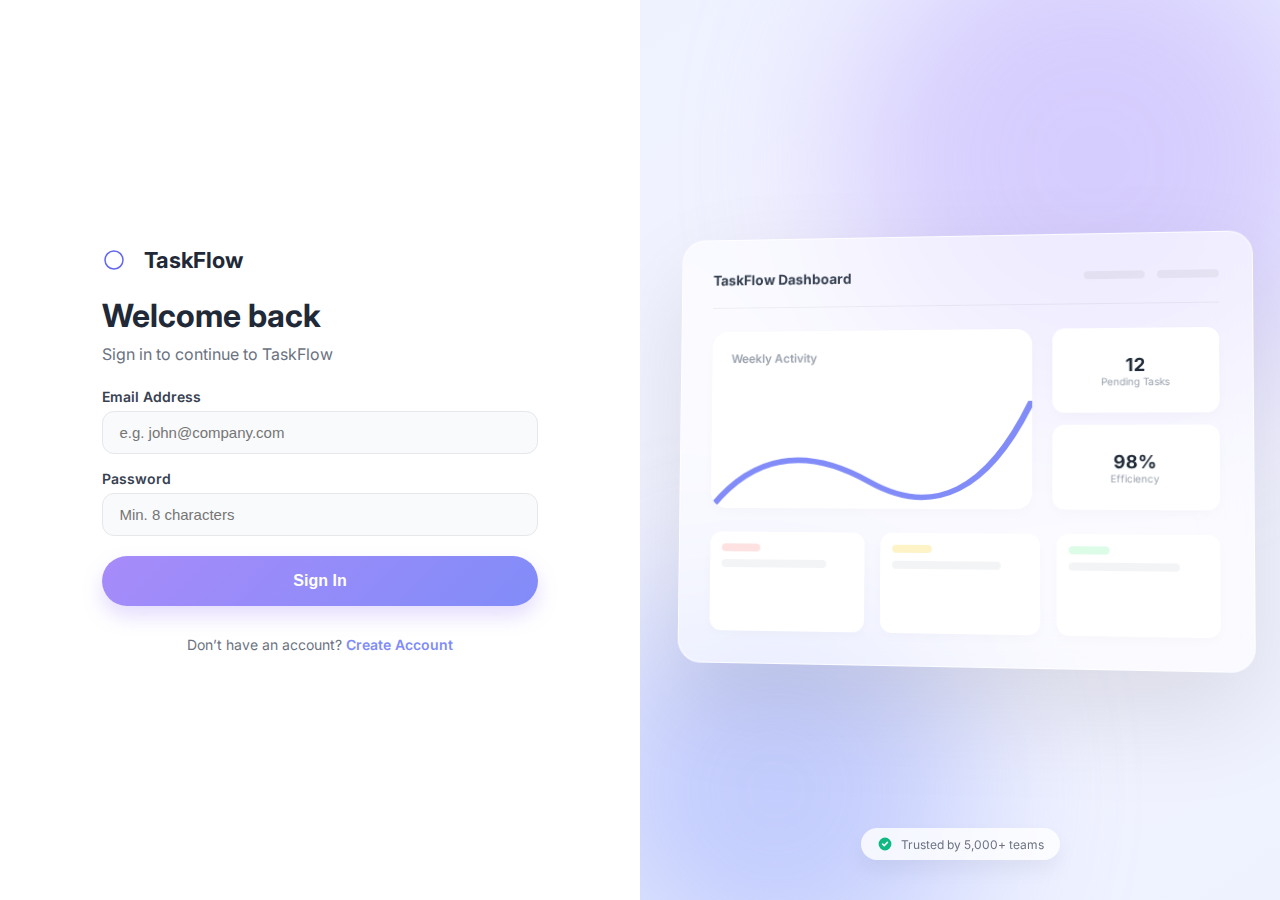
<file: pages/notifications.html>
<!DOCTYPE html>
<html lang="en">

<head>
    <meta charset="UTF-8">
    <meta name="viewport" content="width=device-width, initial-scale=1.0">
    <title>Notifications - TaskFlow</title>
    <link rel="stylesheet" href="../css/dashboard.css">
    <style>
        .notification-list {
            display: flex;
            flex-direction: column;
            gap: 16px;
            max-width: 800px;
            margin: 0 auto;
        }

        .notification-card {
            background: white;
            padding: 20px;
            border-radius: 16px;
            box-shadow: var(--shadow-sm);
            display: flex;
            align-items: center;
            gap: 16px;
            border: 1px solid var(--border-light);
            transition: transform 0.2s;
        }

        .notification-card:hover {
            transform: translateY(-2px);
        }

        .notification-card.unread {
            background: #fff;
            border-left: 4px solid var(--primary);
        }

        .notification-card.read {
            background: #f9fafb;
            opacity: 0.8;
        }

        .notif-icon {
            width: 40px;
            height: 40px;
            background: #f3f4f6;
            border-radius: 50%;
            display: flex;
            align-items: center;
            justify-content: center;
            font-size: 20px;
        }

        .notif-content {
            flex: 1;
        }

        .notif-msg {
            font-size: 14px;
            font-weight: 500;
            color: var(--text-main);
            margin-bottom: 4px;
        }

        .notif-time {
            font-size: 12px;
            color: var(--text-muted);
        }

        .notif-dot {
            width: 8px;
            height: 8px;
            background: #ef4444;
            border-radius: 50%;
        }

        .header-actions {
            display: flex;
            gap: 12px;
        }

        .btn-text {
            background: none;
            border: none;
            color: var(--primary);
            font-weight: 600;
            cursor: pointer;
            font-size: 14px;
        }
    </style>
</head>

<body>

    <!-- Sidebar -->
    <aside class="sidebar">
        <a href="../index.html" class="logo" style="text-decoration:none; color:inherit;">
            <svg width="24" height="24" viewBox="0 0 32 32" fill="none">
                <circle cx="16" cy="16" r="12" stroke="#6366F1" stroke-width="2" />
            </svg>
            <span>TaskFlow</span>
        </a>

        <nav class="nav-menu">
            <a href="dashboard.html" class="nav-item">
                <span>Dashboard</span>
            </a>
            <a href="tasks.html" class="nav-item">
                <span>Tasks</span>
            </a>
            <a href="projects.html" class="nav-item">
                <span>Projects</span>
            </a>
            <a href="calendar.html" class="nav-item">
                <span>Calendar</span>
            </a>
            <a href="notifications.html" class="nav-item active">
                <span>Notifications</span>
            </a>
        </nav>

        <div class="nav-item" id="logoutBtn" style="margin-top: auto; color: #ef4444;">
            <span>Log Out</span>
        </div>
    </aside>

    <!-- Main Content -->
    <main class="main-content">
        <!-- Top Header -->
        <header class="top-header">
            <h2 class="header-title">Notifications</h2>

            <div class="header-right">
                <div class="user-profile">
                    <div class="avatar" id="userAvatarName">U</div>
                </div>
            </div>
        </header>

        <!-- View -->
        <div class="dashboard-view">
            <div style="display: flex; justify-content: flex-end; max-width: 800px; margin: 0 auto 16px auto;">
                <button class="btn-text" id="markAllReadBtn">Mark all as read</button>
            </div>

            <div class="notification-list" id="notificationList">
                <!-- Injected via JS -->
            </div>
        </div>

    </main>

    <script src="../js/api.js"></script>
    <script src="../js/ui.js"></script>
    <script src="../js/notifications.js"></script>
</body>

</html>
</file>
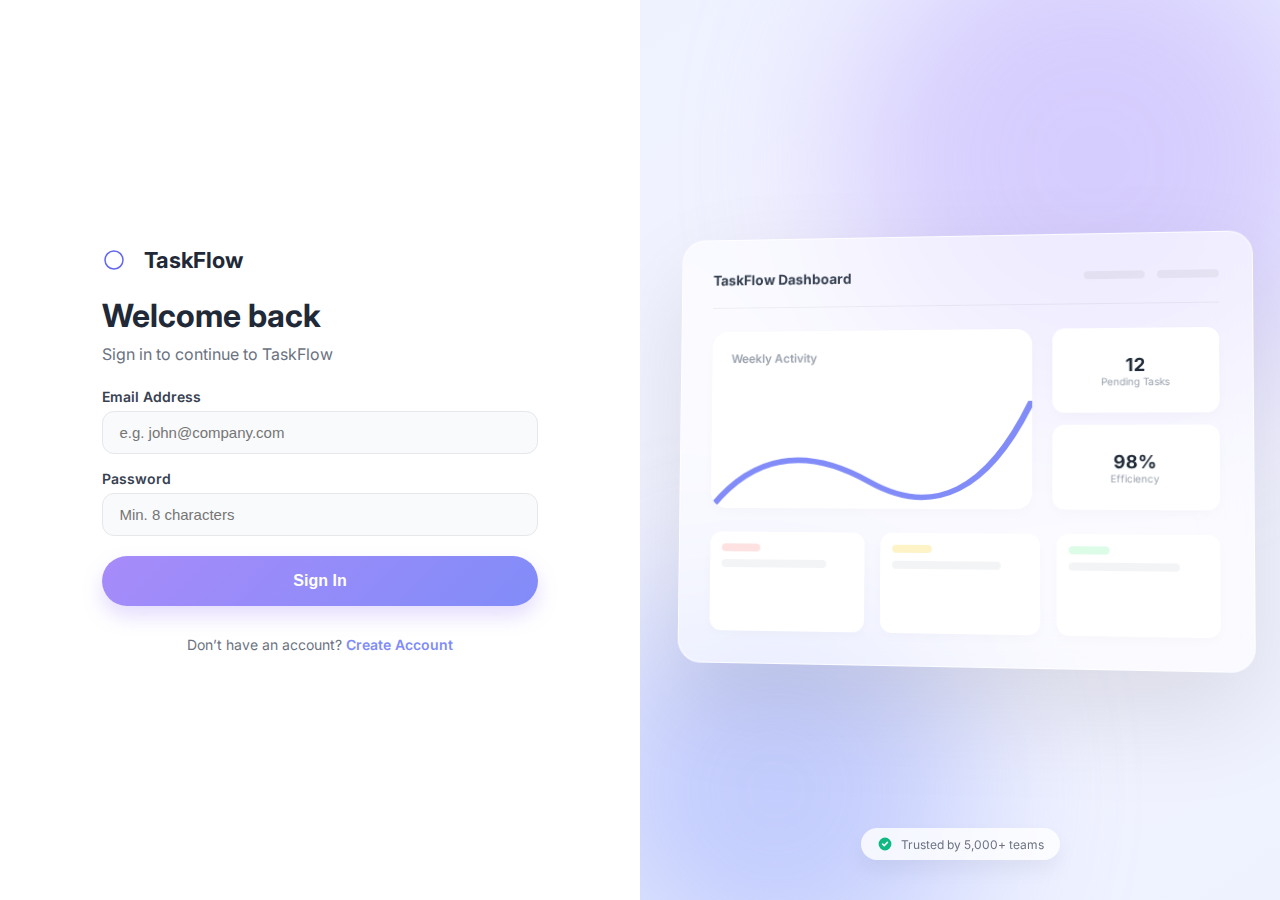
<file: pages/projects.html>
<!DOCTYPE html>
<html lang="en">

<head>
    <meta charset="UTF-8">
    <meta name="viewport" content="width=device-width, initial-scale=1.0">
    <title>Projects - TaskFlow</title>
    <link rel="stylesheet" href="../css/dashboard.css">
    <style>
        /* Projects Page Specific Styles */
        .projects-grid {
            display: grid;
            grid-template-columns: repeat(auto-fill, minmax(340px, 1fr));
            gap: 24px;
            padding-bottom: 80px;
            /* Space for FAB */
        }

        .project-card {
            border-radius: 20px;
            padding: 24px;
            box-shadow: var(--shadow-sm);
            display: flex;
            flex-direction: column;
            gap: 16px;
            position: relative;
            transition: transform 0.2s, box-shadow 0.2s;
            cursor: pointer;
        }

        .project-card:hover {
            transform: translateY(-4px);
            box-shadow: var(--shadow-md);
        }

        /* Completed project styling */
        .project-card.completed {
            opacity: 0.75;
            border: 2px solid rgba(16, 185, 129, 0.3);
        }

        .project-card.completed::after {
            content: '✓ Completed';
            position: absolute;
            top: 12px;
            left: 12px;
            background: rgba(16, 185, 129, 0.15);
            color: #059669;
            padding: 4px 10px;
            border-radius: 12px;
            font-size: 10px;
            font-weight: 700;
            letter-spacing: 0.5px;
        }

        /* Card Color Themes */
        .theme-purple {
            background: linear-gradient(135deg, #e0e7ff 0%, #ffffff 100%);
        }

        .theme-blue {
            background: linear-gradient(135deg, #dbeafe 0%, #ffffff 100%);
        }

        .theme-green {
            background: linear-gradient(135deg, #dcfce7 0%, #ffffff 100%);
        }

        .theme-orange {
            background: linear-gradient(135deg, #ffedd5 0%, #ffffff 100%);
        }

        .project-title {
            font-size: 18px;
            font-weight: 700;
            color: var(--text-main);
            margin-bottom: 4px;
        }

        .project-desc {
            font-size: 13px;
            color: var(--text-muted);
            line-height: 1.5;
            height: 40px;
            overflow: hidden;
            text-overflow: ellipsis;
            display: -webkit-box;
            -webkit-line-clamp: 2;
            -webkit-box-orient: vertical;
        }

        .progress-row {
            display: flex;
            justify-content: space-between;
            align-items: center;
            margin-bottom: 8px;
        }

        .progress-info {
            display: flex;
            align-items: center;
            gap: 12px;
            margin-top: 6px;
            font-size: 12px;
        }

        .progress-percent {
            font-size: 16px;
            font-weight: 700;
            color: var(--text-main);
        }

        .task-count {
            font-size: 11px;
            font-weight: 500;
            color: var(--text-muted);
        }

        .status-pill {
            padding: 4px 12px;
            border-radius: 50px;
            font-size: 11px;
            font-weight: 600;
        }

        /* Status Colors - Semantic */
        .status-pill.not-started {
            background: rgba(107, 114, 128, 0.1);
            color: #4b5563;
        }

        .status-pill.in-progress {
            background: rgba(251, 191, 36, 0.15);
            color: #d97706;
        }

        .status-pill.completed {
            background: rgba(16, 185, 129, 0.15);
            color: #059669;
        }

        .progress-text {
            font-size: 12px;
            font-weight: 600;
            color: var(--text-main);
        }

        .progress-bar-bg {
            width: 100%;
            height: 8px;
            background: rgba(0, 0, 0, 0.06);
            border-radius: 4px;
            overflow: hidden;
        }

        .progress-bar-fill {
            height: 100%;
            border-radius: 4px;
            transition: width 0.4s cubic-bezier(0.4, 0, 0.2, 1);
        }

        /* Progress bar colors - semantic */
        .fill-gray {
            background: #d1d5db;
        }

        .fill-red {
            background: #ef4444;
        }

        .fill-yellow {
            background: #f59e0b;
        }

        .fill-green {
            background: #10b981;
        }

        .fill-purple {
            background: #6366f1;
        }

        .fill-blue {
            background: #3b82f6;
        }

        .fill-orange {
            background: #f59e0b;
        }

        .card-footer {
            display: flex;
            justify-content: flex-start;
            align-items: center;
            margin-top: 12px;
        }

        .team-avatars {
            display: flex;
        }

        .team-avatar {
            width: 28px;
            height: 28px;
            border-radius: 50%;
            border: 2px solid white;
            background: #cbd5e1;
            margin-right: -8px;
            display: flex;
            align-items: center;
            justify-content: center;
            font-size: 10px;
            color: white;
            font-weight: 600;
        }

        /* Health Indicator */
        .health-indicator {
            display: flex;
            align-items: center;
            gap: 4px;
            padding: 4px 8px;
            border-radius: 12px;
            font-size: 10px;
            font-weight: 600;
        }

        .health-good {
            background: rgba(16, 185, 129, 0.1);
            color: #059669;
        }

        .health-ok {
            background: rgba(251, 191, 36, 0.1);
            color: #d97706;
        }

        .health-warning {
            background: rgba(249, 115, 22, 0.1);
            color: #ea580c;
        }

        .health-critical {
            background: rgba(239, 68, 68, 0.1);
            color: #dc2626;
        }

        .health-none {
            background: rgba(156, 163, 175, 0.1);
            color: #6b7280;
        }

        .health-icon {
            font-size: 12px;
        }

        .health-label {
            font-size: 10px;
        }

        .meta-info {
            display: flex;
            gap: 12px;
            align-items: center;
        }

        .date-badge {
            display: flex;
            align-items: center;
            gap: 4px;
            padding: 4px 10px;
            background: rgba(0, 0, 0, 0.03);
            border-radius: 12px;
        }

        .date-icon {
            font-size: 11px;
        }

        .date-text {
            font-size: 11px;
            color: var(--text-muted);
            font-weight: 600;
        }

        .date-overdue {
            background: rgba(239, 68, 68, 0.1);
        }

        .date-overdue .date-text {
            color: #dc2626;
        }

        /* Overdue card styling */
        .card-overdue {
            border: 2px solid rgba(239, 68, 68, 0.3);
            box-shadow: 0 0 0 3px rgba(239, 68, 68, 0.05);
        }

        /* Card header section */
        .card-header-section {
            display: flex;
            justify-content: space-between;
            align-items: flex-start;
            gap: 12px;
        }

        /* Priority badge - moved to top right */
        .priority-badge {
            font-size: 9px;
            padding: 4px 8px;
            border-radius: 8px;
            font-weight: 700;
            text-transform: uppercase;
            letter-spacing: 0.5px;
            white-space: nowrap;
            flex-shrink: 0;
        }

        .priority-high {
            background: #fee2e2;
            color: #dc2626;
        }

        .priority-med {
            background: #fef3c7;
            color: #d97706;
        }

        .priority-low {
            background: #dbeafe;
            color: #2563eb;
        }

        .progress-section {
            margin-top: auto;
        }

        /* Actions */
        .card-actions {
            position: absolute;
            top: 16px;
            right: 16px;
            display: flex;
            gap: 6px;
            opacity: 0;
            transition: opacity 0.2s;
            z-index: 10;
        }

        .project-card:hover .card-actions {
            opacity: 1;
        }

        /* Always show on touch devices */
        @media (hover: none) {
            .card-actions {
                opacity: 0.7;
            }
            
            .card-actions:hover {
                opacity: 1;
            }
        }

        .btn-icon {
            background: rgba(255, 255, 255, 0.95);
            border: 1px solid rgba(0, 0, 0, 0.08);
            width: 28px;
            height: 28px;
            border-radius: 50%;
            cursor: pointer;
            font-size: 13px;
            color: var(--text-muted);
            box-shadow: 0 2px 6px rgba(0, 0, 0, 0.12);
            display: flex;
            align-items: center;
            justify-content: center;
            transition: all 0.2s;
        }

        .btn-icon:hover {
            color: var(--primary);
            transform: scale(1.1);
            box-shadow: 0 4px 12px rgba(0, 0, 0, 0.15);
        }

        .btn-icon:active {
            transform: scale(0.95);
        }

        /* Filter Bar - Matching Tasks Page */
        .filter-bar {
            display: flex;
            align-items: center;
            gap: 16px;
            margin-bottom: 24px;
            flex-wrap: wrap;
        }

        .filter-dropdown {
            padding: 8px 16px;
            border: 1px solid var(--border-light);
            border-radius: 50px;
            background: #e0e7ff;
            font-size: 13px;
            font-weight: 500;
            cursor: pointer;
            transition: all 0.2s;
        }

        .filter-dropdown:hover {
            background: #c7d2fe;
        }

        .filter-dropdown:focus {
            outline: none;
            border-color: var(--primary);
            box-shadow: 0 0 0 3px rgba(99, 102, 241, 0.1);
        }

        .checkbox-label {
            display: flex;
            align-items: center;
            gap: 6px;
            font-size: 13px;
            color: #6b7280;
            cursor: pointer;
            user-select: none;
        }

        .checkbox-label input[type="checkbox"] {
            cursor: pointer;
            width: 16px;
            height: 16px;
            accent-color: var(--primary);
        }

        .btn-add-task {
            padding: 10px 24px;
            background: var(--primary);
            color: white;
            border: none;
            border-radius: 50px;
            font-size: 14px;
            font-weight: 600;
            cursor: pointer;
            transition: all 0.2s;
        }

        .btn-add-task:hover {
            background: #4f46e5;
            transform: translateY(-1px);
            box-shadow: 0 4px 12px rgba(99, 102, 241, 0.3);
        }

        .view-toggle {
            display: flex;
            background: #f3f4f6;
            border-radius: 10px;
            padding: 4px;
            gap: 4px;
        }

        .view-toggle-btn {
            padding: 6px 10px;
            border: none;
            background: transparent;
            border-radius: 8px;
            cursor: pointer;
            color: #6b7280;
            transition: all 0.2s;
            display: flex;
            align-items: center;
            justify-content: center;
        }

        .view-toggle-btn:hover {
            background: rgba(255, 255, 255, 0.5);
            color: var(--text-main);
        }

        .view-toggle-btn.active {
            background: white;
            color: var(--primary);
            box-shadow: 0 1px 2px rgba(0, 0, 0, 0.05);
        }

        /* Projects Stats */
        .projects-stats {
            display: grid;
            grid-template-columns: repeat(4, 1fr);
            gap: 16px;
            margin-bottom: 24px;
        }

        .stat-item {
            background: white;
            padding: 16px 20px;
            border-radius: 12px;
            box-shadow: 0 1px 3px rgba(0,0,0,0.06);
            display: flex;
            flex-direction: column;
            gap: 4px;
            border-left: 3px solid #6366f1;
        }

        .stat-item.stat-delayed {
            border-left-color: #ef4444;
        }

        .stat-value {
            font-size: 28px;
            font-weight: 700;
            color: var(--text-main);
        }

        .stat-label {
            font-size: 12px;
            font-weight: 500;
            color: var(--text-muted);
            text-transform: uppercase;
            letter-spacing: 0.5px;
        }

        /* List View */
        .projects-list {
            background: white;
            border-radius: 16px;
            overflow: hidden;
            box-shadow: 0 1px 3px rgba(0,0,0,0.08);
        }

        .list-header {
            display: grid;
            grid-template-columns: 2fr 1fr 100px 120px 100px 120px 80px;
            gap: 16px;
            padding: 12px 20px;
            background: #f9fafb;
            border-bottom: 1px solid #e5e7eb;
            font-size: 11px;
            font-weight: 700;
            text-transform: uppercase;
            color: #6b7280;
            letter-spacing: 0.5px;
        }

        .list-row {
            display: grid;
            grid-template-columns: 2fr 1fr 100px 120px 100px 120px 80px;
            gap: 16px;
            padding: 16px 20px;
            border-bottom: 1px solid #f3f4f6;
            cursor: pointer;
            transition: background 0.2s;
            align-items: center;
        }

        .list-row:hover {
            background: #f9fafb;
        }

        .list-row:last-child {
            border-bottom: none;
        }

        .list-project-name {
            font-size: 14px;
            font-weight: 600;
            color: var(--text-main);
        }

        .list-project-desc {
            font-size: 12px;
            color: var(--text-muted);
            margin-top: 2px;
        }

        .list-progress {
            display: flex;
            align-items: center;
            gap: 8px;
        }

        .list-progress-bar {
            flex: 1;
            height: 6px;
            background: #f3f4f6;
            border-radius: 3px;
            overflow: hidden;
        }

        .list-progress-fill {
            height: 100%;
            transition: width 0.3s;
        }

        .list-progress-text {
            font-size: 12px;
            font-weight: 600;
            color: var(--text-main);
            min-width: 35px;
        }

        /* Quick Actions Menu */
        .quick-actions {
            position: absolute;
            top: 12px;
            right: 12px;
            opacity: 0;
            transition: opacity 0.2s;
            z-index: 20;
        }

        .project-card:hover .quick-actions,
        .list-row:hover .quick-actions {
            opacity: 1;
        }

        .actions-trigger {
            background: rgba(255, 255, 255, 0.95);
            border: 1px solid rgba(0, 0, 0, 0.08);
            width: 28px;
            height: 28px;
            border-radius: 50%;
            cursor: pointer;
            font-size: 16px;
            color: var(--text-muted);
            box-shadow: 0 2px 6px rgba(0, 0, 0, 0.12);
            display: flex;
            align-items: center;
            justify-content: center;
            transition: all 0.2s;
        }

        .actions-trigger:hover {
            color: var(--primary);
            transform: scale(1.05);
        }

        .actions-menu {
            position: absolute;
            top: 100%;
            right: 0;
            margin-top: 4px;
            background: white;
            border-radius: 12px;
            box-shadow: 0 4px 20px rgba(0, 0, 0, 0.15);
            min-width: 160px;
            overflow: hidden;
            display: none;
            z-index: 100;
        }

        .actions-menu.active {
            display: block;
        }

        .action-item {
            padding: 10px 16px;
            font-size: 13px;
            color: var(--text-main);
            cursor: pointer;
            transition: background 0.2s;
            display: flex;
            align-items: center;
            gap: 10px;
        }

        .action-item:hover {
            background: #f9fafb;
        }

        .action-item.danger {
            color: #ef4444;
        }

        .action-item.danger:hover {
            background: #fef2f2;
        }

        /* Task Distribution */
        .task-distribution {
            display: flex;
            gap: 8px;
            font-size: 11px;
            margin-top: 8px;
        }

        .task-dist-item {
            padding: 4px 8px;
            border-radius: 6px;
            font-weight: 600;
            display: flex;
            align-items: center;
            gap: 4px;
        }

        .task-dist-todo {
            background: rgba(156, 163, 175, 0.1);
            color: #6b7280;
        }

        .task-dist-progress {
            background: rgba(251, 191, 36, 0.15);
            color: #d97706;
        }

        .task-dist-done {
            background: rgba(16, 185, 129, 0.15);
            color: #059669;
        }

        /* Team Members */
        .team-members {
            display: flex;
            align-items: center;
        }

        .member-avatar {
            width: 24px;
            height: 24px;
            border-radius: 50%;
            border: 2px solid white;
            background: linear-gradient(135deg, #667eea 0%, #764ba2 100%);
            margin-right: -8px;
            display: flex;
            align-items: center;
            justify-content: center;
            font-size: 9px;
            color: white;
            font-weight: 600;
        }

        .member-more {
            width: 24px;
            height: 24px;
            border-radius: 50%;
            border: 2px solid white;
            background: #e5e7eb;
            display: flex;
            align-items: center;
            justify-content: center;
            font-size: 9px;
            color: #6b7280;
            font-weight: 600;
            margin-right: 0;
        }

        .unassigned-label {
            font-size: 11px;
            color: #9ca3af;
            font-style: italic;
        }
    </style>
</head>

<body>

    <!-- Sidebar -->
    <aside class="sidebar">
        <a href="../index.html" class="logo" style="text-decoration:none; color:inherit;">
            <svg width="24" height="24" viewBox="0 0 32 32" fill="none">
                <circle cx="16" cy="16" r="12" stroke="#6366F1" stroke-width="2" />
            </svg>
            <span>TaskFlow</span>
        </a>

        <nav class="nav-menu">
            <a href="dashboard.html" class="nav-item">
                <span>Dashboard</span>
            </a>
            <a href="tasks.html" class="nav-item">
                <span>Tasks</span>
            </a>
            <a href="#" class="nav-item active">
                <span>Projects</span>
            </a>
            <a href="calendar.html" class="nav-item">
                <span>Calendar</span>
            </a>
            <a href="notifications.html" class="nav-item">
                <span>Notifications</span>
            </a>
        </nav>

        <div class="nav-item" id="logoutBtn" style="margin-top: auto; color: #ef4444;">
            <span>Log Out</span>
        </div>
    </aside>

    <!-- Main Content -->
    <main class="main-content">
        <!-- Top Header -->
        <header class="top-header">
            <h2 class="header-title">Projects</h2>

            <div class="header-right" style="gap: 16px;">
                <div class="search-bar">
                    <span class="search-icon">🔍</span>
                    <input type="text" id="searchInput" placeholder="Search projects...">
                </div>

                <div class="user-profile">
                    <div class="avatar" id="userAvatarName">U</div>
                </div>
            </div>
        </header>

        <!-- Filter Bar -->
        <div class="filter-bar">
            <select id="filterStatus" class="filter-dropdown">
                <option value="all">Status: All</option>
                <option value="not-started">Not Started</option>
                <option value="in-progress">In Progress</option>
                <option value="completed">Completed</option>
            </select>

            <select id="filterPriority" class="filter-dropdown">
                <option value="all">Priority: All</option>
                <option value="High">High</option>
                <option value="Medium">Medium</option>
                <option value="Low">Low</option>
            </select>

            <select id="sortBy" class="filter-dropdown">
                <option value="dueDate">Sort: Due Date</option>
                <option value="progress">Sort: Progress</option>
                <option value="priority">Sort: Priority</option>
                <option value="updated">Sort: Recently Updated</option>
            </select>

            <label class="checkbox-label">
                <input type="checkbox" id="showCompleted" checked>
                <span>Show Completed</span>
            </label>

            <div style="margin-left: auto;">
                <div class="view-toggle">
                    <button class="view-toggle-btn active" data-view="grid" title="Grid View">
                        <svg width="16" height="16" viewBox="0 0 16 16" fill="currentColor">
                            <rect x="1" y="1" width="6" height="6" rx="1"/>
                            <rect x="9" y="1" width="6" height="6" rx="1"/>
                            <rect x="1" y="9" width="6" height="6" rx="1"/>
                            <rect x="9" y="9" width="6" height="6" rx="1"/>
                        </svg>
                    </button>
                    <button class="view-toggle-btn" data-view="list" title="List View">
                        <svg width="16" height="16" viewBox="0 0 16 16" fill="currentColor">
                            <rect x="1" y="2" width="14" height="2" rx="1"/>
                            <rect x="1" y="7" width="14" height="2" rx="1"/>
                            <rect x="1" y="12" width="14" height="2" rx="1"/>
                        </svg>
                    </button>
                </div>
            </div>
        </div>

        <!-- Stats Row -->
        <div class="projects-stats">
            <div class="stat-item">
                <span class="stat-value" id="stats-total">0</span>
                <span class="stat-label">Total</span>
            </div>
            <div class="stat-item">
                <span class="stat-value" id="stats-active">0</span>
                <span class="stat-label">Active</span>
            </div>
            <div class="stat-item">
                <span class="stat-value" id="stats-completed">0</span>
                <span class="stat-label">Completed</span>
            </div>
            <div class="stat-item stat-delayed">
                <span class="stat-value" id="stats-delayed">0</span>
                <span class="stat-label">Delayed</span>
            </div>
        </div>

        <!-- Projects View -->
        <div class="dashboard-view">

            <div class="projects-grid" id="projectsGrid">
                <!-- Project Cards injected here -->
            </div>

        </div>

        <!-- Floating Add Button -->
        <div class="fab-add" id="addProjectBtn"
            style="background: linear-gradient(135deg, #a78bfa 0%, #818cf8 100%); width: auto; height: auto; border-radius: 50px; padding: 12px 24px; font-size: 14px; font-weight: 600; bottom: 32px; right: 32px;">
            Create Project</div>

        <!-- Add/Edit Project Modal -->
        <div class="modal-overlay" id="modalOverlay">
            <div class="modal" style="width: 500px;">
                <div class="modal-header">
                    <div class="modal-title" id="modalTitle">Create Project</div>
                    <button class="close-btn" id="closeModalBtn">×</button>
                </div>
                <form id="projectForm">
                    <input type="hidden" id="projectId">
                    <div class="form-field">
                        <label>Project Name</label>
                        <input type="text" id="inputTitle" required placeholder="e.g. Mobile App Redesign">
                    </div>
                    <div class="form-field">
                        <label>Description</label>
                        <input type="text" id="inputDesc" placeholder="Brief description...">
                    </div>
                    <div style="display: grid; grid-template-columns: 1fr 1fr; gap: 16px;">
                        <div class="form-field">
                            <label>Priority</label>
                            <select id="inputPriority">
                                <option value="High">High</option>
                                <option value="Medium" selected>Medium</option>
                                <option value="Low">Low</option>
                            </select>
                        </div>
                        <div class="form-field">
                            <label>Color Theme</label>
                            <select id="inputTheme">
                                <option value="purple">Purple</option>
                                <option value="blue">Blue</option>
                                <option value="green">Green</option>
                                <option value="orange">Orange</option>
                            </select>
                        </div>
                    </div>
                    <div class="form-field">
                        <label>Due Date</label>
                        <input type="date" id="inputDate" required>
                    </div>
                    <button type="submit" class="btn-submit">Save Project</button>
                </form>
            </div>
        </div>

    </main>

    <script src="../js/api.js"></script>
    <script src="../js/ui.js"></script>
    <script src="../js/projects.js"></script>
</body>

</html>
</file>
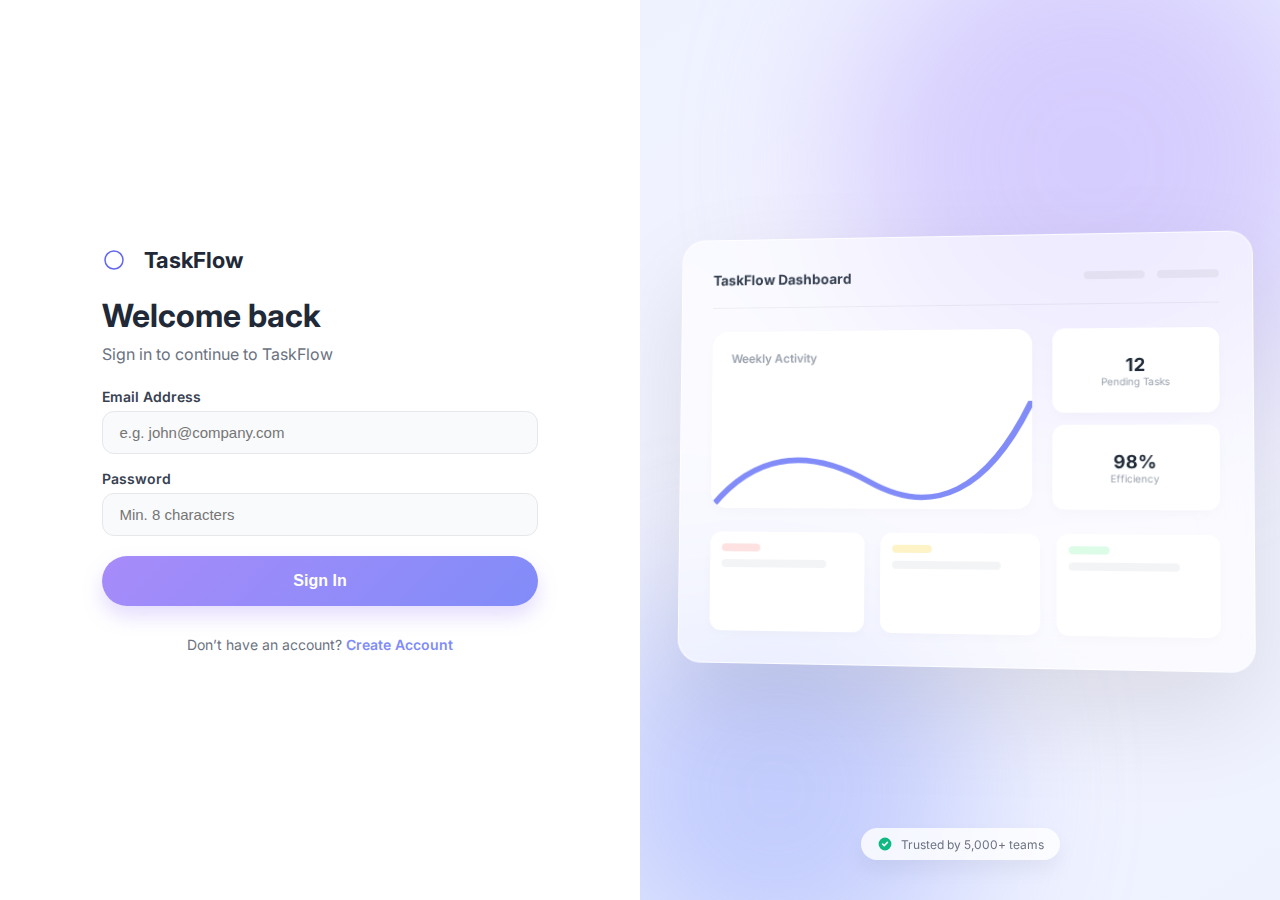
<file: pages/signin.html>
<!DOCTYPE html>
<html lang="en">

<head>
    <meta charset="UTF-8">
    <meta name="viewport" content="width=device-width, initial-scale=1.0">
    <title>Sign In - TaskFlow</title>
    <link rel="stylesheet" href="../css/auth.css">
</head>

<body>

    <!-- Left Panel: Form -->
    <div class="left-panel">
        <div class="form-content">
            <div class="logo">
                <svg width="24" height="24" viewBox="0 0 32 32" fill="none" style="margin-right: 8px;">
                    <circle cx="16" cy="16" r="12" stroke="#6366F1" stroke-width="2" />
                </svg>
                TaskFlow
            </div>

            <h1>Welcome back</h1>
            <p class="subtitle">Sign in to continue to TaskFlow</p>

            <form onsubmit="event.preventDefault()">
                <div class="form-group">
                    <label>Email Address</label>
                    <input type="email" id="emailInput" placeholder="e.g. john@company.com">
                </div>
                <div class="form-group">
                    <label>Password</label>
                    <input type="password" id="passwordInput" placeholder="Min. 8 characters">
                </div>

                <button type="submit" class="btn-create" id="signInBtn">Sign In</button>
            </form>

            <div class="footer-link">
                Don’t have an account? <a href="create_account.html">Create Account</a>
            </div>
        </div>
    </div>

    <!-- Right Panel: Premium Visual -->
    <div class="right-panel">
        <div class="blob blob-1"></div>
        <div class="blob blob-2"></div>

        <div class="visual-card">
            <div class="mock-header">
                <div class="mock-title">TaskFlow Dashboard</div>
                <div class="mock-nav">
                    <div class="nav-pill"></div>
                    <div class="nav-pill"></div>
                </div>
            </div>
            <div class="mock-body">
                <div class="mock-chart-area">
                    <div style="padding: 20px; font-size: 12px; font-weight:600; color:#9ca3af;">Weekly Activity</div>
                    <svg class="mock-graph-line" viewBox="0 0 100 40" preserveAspectRatio="none">
                        <path d="M0 40 Q 20 10, 50 30 T 100 0" stroke="#818cf8" stroke-width="2" fill="none" />
                    </svg>
                </div>
                <div class="mock-side-col">
                    <div class="mock-card-sm">
                        <div style="text-align: center;">
                            <div style="font-size: 18px; font-weight:700; color:#1f2937;">12</div>
                            <div style="font-size: 10px; color:#9ca3af;">Pending Tasks</div>
                        </div>
                    </div>
                    <div class="mock-card-sm">
                        <div style="text-align: center;">
                            <div style="font-size: 18px; font-weight:700; color:#1f2937;">98%</div>
                            <div style="font-size: 10px; color:#9ca3af;">Efficiency</div>
                        </div>
                    </div>
                </div>
            </div>

            <!-- Mock Kanban Row -->
            <div style="display: grid; grid-template-columns: repeat(3, 1fr); gap: 16px; margin-top: 0px;">
                <div
                    style="height: 100px; background: white; border-radius: 12px; box-shadow: 0 4px 12px rgba(0,0,0,0.02); padding: 12px;">
                    <div style="height: 8px; width: 40px; background: #fee2e2; border-radius: 4px; margin-bottom: 8px;">
                    </div>
                    <div style="height: 8px; width: 80%; background: #f3f4f6; border-radius: 4px;"></div>
                </div>
                <div
                    style="height: 100px; background: white; border-radius: 12px; box-shadow: 0 4px 12px rgba(0,0,0,0.02); padding: 12px;">
                    <div style="height: 8px; width: 40px; background: #fef3c7; border-radius: 4px; margin-bottom: 8px;">
                    </div>
                    <div style="height: 8px; width: 80%; background: #f3f4f6; border-radius: 4px;"></div>
                </div>
                <div
                    style="height: 100px; background: white; border-radius: 12px; box-shadow: 0 4px 12px rgba(0,0,0,0.02); padding: 12px;">
                    <div style="height: 8px; width: 40px; background: #dcfce7; border-radius: 4px; margin-bottom: 8px;">
                    </div>
                    <div style="height: 8px; width: 80%; background: #f3f4f6; border-radius: 4px;"></div>
                </div>
            </div>
        </div>

        <div class="trust-badge">
            <svg width="16" height="16" fill="#10b981" viewBox="0 0 20 20">
                <path fill-rule="evenodd"
                    d="M10 18a8 8 0 100-16 8 8 0 000 16zm3.707-9.293a1 1 0 00-1.414-1.414L9 10.586 7.707 9.293a1 1 0 00-1.414 1.414l2 2a1 1 0 001.414 0l4-4z"
                    clip-rule="evenodd" />
            </svg>
            <span>Trusted by 5,000+ teams</span>
        </div>
    </div>

    <script src="../js/api.js"></script>
    <script src="../js/authGuard.js"></script>
    <script src="../js/signin.js"></script>
</body>

</html>
</file>
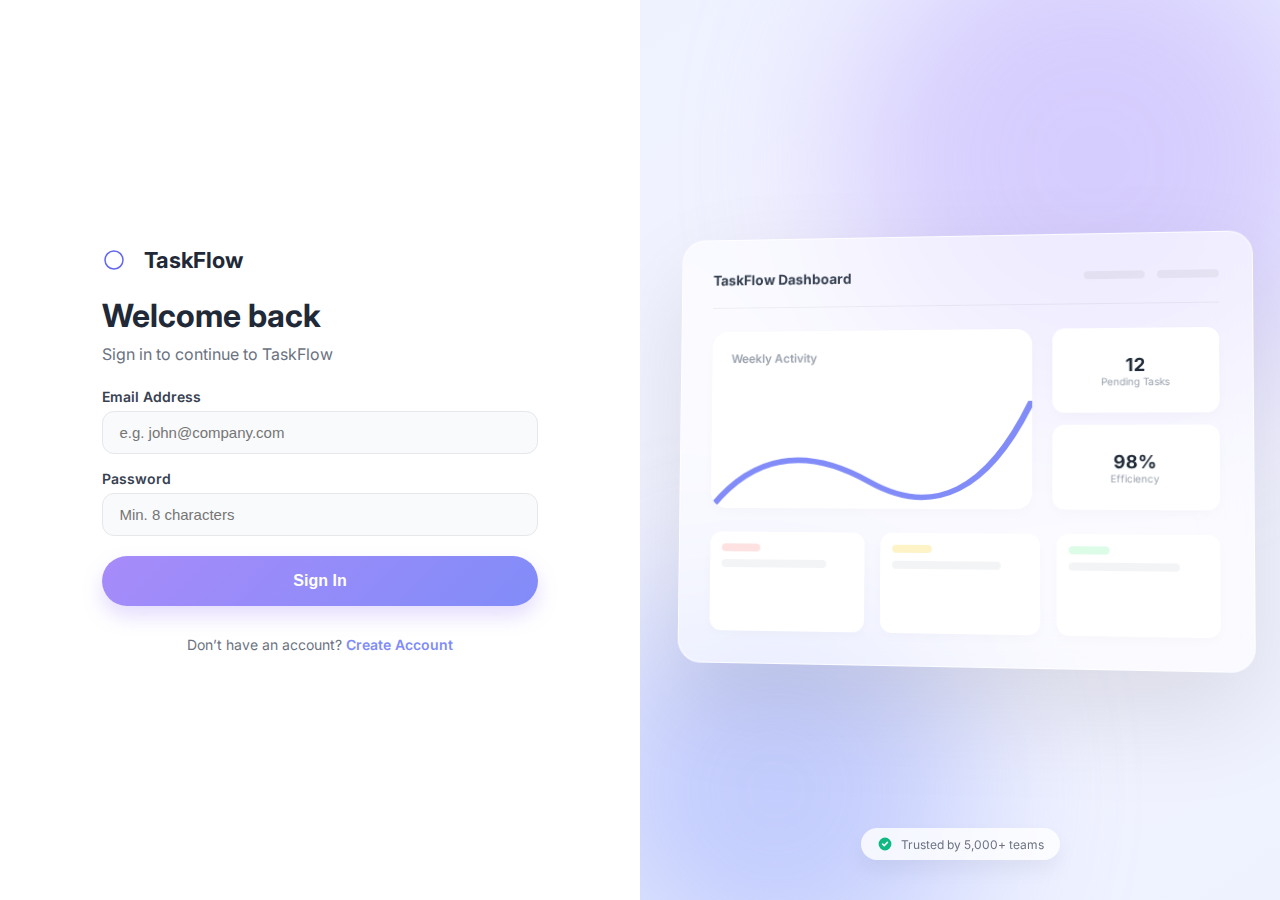
<file: pages/tasks.html>
<!DOCTYPE html>
<html lang="en">

<head>
    <meta charset="UTF-8">
    <meta name="viewport" content="width=device-width, initial-scale=1.0">
    <title>Tasks - TaskFlow</title>
    <link rel="stylesheet" href="../css/dashboard.css">
    <style>
        /* All styles moved to dashboard.css for consistency */
    </style>
</head>

<body>

    <!-- Sidebar -->
    <aside class="sidebar">
        <a href="index.html" class="logo" style="text-decoration:none; color:inherit;">
            <svg width="24" height="24" viewBox="0 0 32 32" fill="none">
                <circle cx="16" cy="16" r="12" stroke="#6366F1" stroke-width="2" />
            </svg>
            <span>TaskFlow</span>
        </a>

        <nav class="nav-menu">
            <a href="dashboard.html" class="nav-item">
                <span>Dashboard</span>
            </a>
            <a href="#" class="nav-item active">
                <span>Tasks</span>
            </a>
            <a href="projects.html" class="nav-item">
                <span>Projects</span>
            </a>
            <a href="calendar.html" class="nav-item">
                <span>Calendar</span>
            </a>
            <a href="notifications.html" class="nav-item">
                <span>Notifications</span>
            </a>
        </nav>

        <div class="nav-item" id="logoutBtn" style="margin-top: auto; color: #ef4444;">
            <span>Log Out</span>
        </div>
    </aside>

    <!-- Main Content -->
    <main class="main-content">
        <!-- Top Header -->
        <header class="top-header">
            <h2 class="header-title">Tasks</h2>

            <div class="header-right">
                <div class="search-bar">
                    <span class="search-icon">🔍</span>
                    <input type="text" id="searchInput" placeholder="Search tasks...">
                </div>

                <div class="user-profile">
                    <div class="avatar" id="userAvatarName">U</div>
                </div>
            </div>
        </header>

        <!-- Tasks View -->
        <div class="dashboard-view">

            <!-- Filter Bar -->
            <div class="filter-bar">
                <select id="filterStatus" class="filter-dropdown">
                    <option value="All">Status: All</option>
                    <option value="To Do">To Do</option>
                    <option value="In Progress">In Progress</option>
                    <option value="Completed">Completed</option>
                </select>

                <select id="filterPriority" class="filter-dropdown">
                    <option value="All">Priority: All</option>
                    <option value="High">High</option>
                    <option value="Medium">Medium</option>
                    <option value="Low">Low</option>
                </select>

                <select id="filterProject" class="filter-dropdown">
                    <option value="All">Project: All</option>
                </select>

                <button class="btn-add-task" id="addTaskBtn">+ New Task</button>
            </div>

            <!-- Task Table -->
            <div class="task-table-container">
                <table class="task-table">
                    <thead>
                        <tr>
                            <th>Task Name</th>
                            <th>Project</th>
                            <th>Priority</th>
                            <th>Status</th>
                            <th>Due Date</th>
                            <th>Assignee</th>
                            <th>Actions</th>
                        </tr>
                    </thead>
                    <tbody id="taskTableBody">
                        <!-- Rows injected by JS -->
                    </tbody>
                </table>
            </div>

        </div>

        <!-- Add/Edit Task Modal -->
        <div class="modal-overlay" id="modalOverlay">
            <div class="modal">
                <div class="modal-header">
                    <div class="modal-title" id="modalTitle">Add New Task</div>
                    <button class="close-btn" id="closeModalBtn">×</button>
                </div>
                <form id="taskForm">
                    <input type="hidden" id="taskId">
                    <div class="form-field">
                        <label>Task Title</label>
                        <input type="text" id="inputTitle" required placeholder="Enter task name...">
                    </div>
                    <div class="form-field">
                        <label>Project</label>
                        <select id="inputProject">
                            <option value="" disabled selected>Select Project</option>
                        </select>
                    </div>
                    <div class="form-field">
                        <label>Priority</label>
                        <select id="inputPriority">
                            <option value="High">High</option>
                            <option value="Medium" selected>Medium</option>
                            <option value="Low">Low</option>
                        </select>
                    </div>
                    <div class="form-field">
                        <label>Status</label>
                        <select id="inputStatus">
                            <option value="To Do">To Do</option>
                            <option value="In Progress">In Progress</option>
                            <option value="Completed">Completed</option>
                        </select>
                    </div>
                    <div class="form-field">
                        <label>Due Date</label>
                        <input type="date" id="inputDate" required>
                    </div>
                    <button type="submit" class="btn-submit">Save Task</button>
                </form>
            </div>
        </div>

    </main>

    <script src="../js/api.js"></script>
    <script src="../js/ui.js"></script>
    <script src="../js/tasks.js"></script>
</body>

</html>
</file>
<file: css/dashboard.css>
@import url('https://fonts.googleapis.com/css2?family=Inter:wght@400;500;600;700&display=swap');

:root {
    /* Brand Colors - Indigo/Violet Spectrum */
    --primary: #6366f1;
    --primary-hover: #4f46e5;
    --primary-light: #818cf8;
    --primary-bg: #e0e7ff;

    /* Functional Colors */
    --success: #10b981;
    --success-bg: #d1fae5;
    --danger: #ef4444;
    --danger-bg: #fee2e2;
    --warning: #f59e0b;
    --warning-bg: #fef3c7;
    --info: #3b82f6;
    --info-bg: #dbeafe;

    /* Neutrals */
    --bg-body: #f8fafc;
    /* Slightly cooler grey */
    --bg-white: #ffffff;
    --text-main: #111827;
    /* Darker for better contrast */
    --text-muted: #6b7280;
    --text-light: #9ca3af;
    --border-light: #e5e7eb;
    --border-hover: #d1d5db;

    /* Layout */
    --sidebar-width: 260px;
    --header-height: 70px;

    /* Effects */
    --shadow-sm: 0 1px 2px 0 rgba(0, 0, 0, 0.05);
    --shadow-md: 0 4px 6px -1px rgba(0, 0, 0, 0.1), 0 2px 4px -1px rgba(0, 0, 0, 0.06);
    --shadow-lg: 0 10px 15px -3px rgba(0, 0, 0, 0.1), 0 4px 6px -2px rgba(0, 0, 0, 0.05);
    --radius-sm: 6px;
    --radius-md: 12px;
    --radius-lg: 16px;
    --transition: all 0.2s cubic-bezier(0.4, 0, 0.2, 1);
}

/* Toast Container */
.toast-container {
    position: fixed;
    top: 24px;
    right: 24px;
    display: flex;
    flex-direction: column;
    gap: 12px;
    z-index: 9999;
    pointer-events: none;
    /* Allow clicks through empty area */
}

/* Individual Toast */
.toast {
    background: white;
    padding: 16px 20px;
    border-radius: var(--radius-md);
    box-shadow: var(--shadow-lg);
    display: flex;
    align-items: center;
    gap: 12px;
    min-width: 300px;
    transform: translateX(120%);
    transition: transform 0.3s cubic-bezier(0.16, 1, 0.3, 1);
    border-left: 4px solid var(--primary);
    pointer-events: auto;
}

.toast.show {
    transform: translateX(0);
}

.toast-success {
    border-left-color: var(--success);
}

.toast-error {
    border-left-color: var(--danger);
}

.toast-info {
    border-left-color: var(--info);
}

.toast-warning {
    border-left-color: var(--warning);
}

.toast-icon {
    font-size: 20px;
}

.toast-message {
    font-size: 14px;
    font-weight: 500;
    color: var(--text-main);
    flex: 1;
}

/* Scrollbar Polish */
::-webkit-scrollbar {
    width: 8px;
    height: 8px;
}

::-webkit-scrollbar-track {
    background: transparent;
}

::-webkit-scrollbar-thumb {
    background: #cbd5e1;
    border-radius: 4px;
}

::-webkit-scrollbar-thumb:hover {
    background: #94a3b8;
}

* {
    margin: 0;
    padding: 0;
    box-sizing: border-box;
    font-family: 'Inter', sans-serif;
}

body {
    background: var(--bg-body);
    color: var(--text-main);
    display: flex;
    height: 100vh;
    overflow: hidden;
}

/* Sidebar */
.sidebar {
    width: var(--sidebar-width);
    background: var(--bg-white);
    border-right: 1px solid var(--border-light);
    display: flex;
    flex-direction: column;
    padding: 24px;
    transition: transform 0.3s ease;
    z-index: 50;
}

.logo {
    display: flex;
    align-items: center;
    gap: 12px;
    font-size: 20px;
    font-weight: 700;
    color: var(--text-main);
    margin-bottom: 40px;
}

.nav-menu {
    display: flex;
    flex-direction: column;
    gap: 8px;
    flex: 1;
}

.nav-item {
    display: flex;
    align-items: center;
    gap: 12px;
    padding: 12px 16px;
    border-radius: 12px;
    color: var(--text-muted);
    font-weight: 500;
    cursor: pointer;
    transition: all 0.2s;
    text-decoration: none;
}

.nav-item:hover,
.nav-item.active {
    background: #eff6ff;
    color: var(--primary);
}

.nav-item.active {
    background: #e0e7ff;
    /* Slightly darker for active */
}

/* Main Content */
.main-content {
    flex: 1;
    display: flex;
    flex-direction: column;
    height: 100vh;
    overflow: hidden;
}

/* Header */
.top-header {
    height: var(--header-height);
    background: var(--bg-white);
    border-bottom: 1px solid var(--border-light);
    display: flex;
    align-items: center;
    justify-content: space-between;
    padding: 0 32px;
}

.header-title {
    font-size: 24px;
    font-weight: 700;
}

.header-right {
    display: flex;
    align-items: center;
    gap: 24px;
}

.search-bar {
    position: relative;
    width: 300px;
}

.search-bar input {
    width: 100%;
    padding: 10px 16px 10px 40px;
    border: 1px solid var(--border-light);
    border-radius: 50px;
    outline: none;
    background: #f9fafb;
    transition: border-color 0.2s;
}

.search-bar input:focus {
    border-color: var(--primary-light);
    background: white;
}

.search-icon {
    position: absolute;
    left: 14px;
    top: 50%;
    transform: translateY(-50%);
    color: var(--text-muted);
    pointer-events: none;
}

.user-profile {
    display: flex;
    align-items: center;
    gap: 12px;
    cursor: pointer;
}

.avatar {
    width: 36px;
    height: 36px;
    background: #c7d2fe;
    border-radius: 50%;
    display: flex;
    align-items: center;
    justify-content: center;
    font-weight: 600;
    color: var(--primary);
}

/* Dashboard View */
.dashboard-view {
    padding: 32px;
    overflow-y: auto;
    flex: 1;
}

/* Stats Row */
.stats-grid {
    display: grid;
    grid-template-columns: repeat(auto-fit, minmax(240px, 1fr));
    gap: 24px;
    margin-bottom: 32px;
}

.stat-card {
    background: white;
    padding: 24px;
    border-radius: 16px;
    box-shadow: var(--shadow-sm);
    display: flex;
    flex-direction: column;
    gap: 12px;
    position: relative;
    overflow: hidden;
}

.stat-icon {
    width: 48px;
    height: 48px;
    border-radius: 12px;
    display: flex;
    align-items: center;
    justify-content: center;
    font-size: 24px;
    margin-bottom: 8px;
}

.stat-value {
    font-size: 32px;
    font-weight: 700;
}

.stat-label {
    color: var(--text-muted);
    font-size: 14px;
}

/* Colors for stats */
.card-purple {
    background: linear-gradient(135deg, #e0e7ff 0%, #ffffff 100%);
}

.icon-purple {
    background: #c7d2fe;
    color: #4338ca;
}

.card-blue {
    background: linear-gradient(135deg, #dbeafe 0%, #ffffff 100%);
}

.icon-blue {
    background: #bfdbfe;
    color: #1d4ed8;
}

.card-green {
    background: linear-gradient(135deg, #dcfce7 0%, #ffffff 100%);
}

.icon-green {
    background: #bbf7d0;
    color: #15803d;
}

.card-red {
    background: linear-gradient(135deg, #fee2e2 0%, #ffffff 100%);
}

.icon-red {
    background: #fecaca;
    color: #b91c1c;
}

.card-orange {
    background: linear-gradient(135deg, #ffedd5 0%, #ffffff 100%);
}

.icon-orange {
    background: #fed7aa;
    color: #c2410c;
}

/* Main Grid: Analytics & Kanban */
.dashboard-main-grid {
    display: grid;
    grid-template-columns: 1fr 3fr;
    /* 1/4 for analytics, 3/4 for task board/lists */
    gap: 32px;
}

/* Kanban / Task Board */
.kanban-board {
    display: grid;
    grid-template-columns: repeat(3, 1fr);
    /* 3 columns for status */
    gap: 24px;
    align-items: start;
}

.kanban-column {
    background: #f8fafc;
    border-radius: 16px;
    padding: 16px;
    min-height: 400px;
    /* Visual placeholder height */
}

.column-header {
    display: flex;
    justify-content: space-between;
    align-items: center;
    margin-bottom: 16px;
    padding: 0 4px;
}

.column-title {
    font-weight: 600;
    color: var(--text-main);
}

.task-count {
    background: #e2e8f0;
    padding: 2px 8px;
    border-radius: 12px;
    font-size: 12px;
    font-weight: 600;
}

.task-list {
    display: flex;
    flex-direction: column;
    gap: 12px;
    min-height: 100px;
}

.task-card {
    background: white;
    padding: 16px;
    border-radius: 12px;
    box-shadow: var(--shadow-sm);
    cursor: pointer;
    transition: transform 0.2s, box-shadow 0.2s;
    border: 1px solid transparent;
}

.task-card:hover {
    transform: translateY(-2px);
    box-shadow: var(--shadow-md);
    border-color: var(--primary-light);
}

.task-title {
    font-weight: 600;
    font-size: 14px;
    margin-bottom: 8px;
    line-height: 1.4;
}

.task-meta {
    display: flex;
    justify-content: space-between;
    align-items: center;
    margin-top: 12px;
}

.task-priority {
    font-size: 10px;
    padding: 4px 8px;
    border-radius: 4px;
    font-weight: 600;
    text-transform: uppercase;
}

.p-high {
    background: #fee2e2;
    color: #ef4444;
}

.p-medium {
    background: #fef3c7;
    color: #d97706;
}

.p-low {
    background: #d1fae5;
    color: #059669;
}

.task-date {
    font-size: 12px;
    color: var(--text-muted);
}

/* Modal for Add Task */
.modal-overlay {
    position: fixed;
    top: 0;
    left: 0;
    width: 100%;
    height: 100%;
    background: rgba(0, 0, 0, 0.5);
    display: flex;
    align-items: center;
    justify-content: center;
    z-index: 100;
    opacity: 0;
    pointer-events: none;
    transition: opacity 0.2s;
}

.modal-overlay.open {
    opacity: 1;
    pointer-events: auto;
}

.modal {
    background: white;
    width: 400px;
    padding: 24px;
    border-radius: 16px;
    transform: translateY(20px);
    transition: transform 0.2s;
}

.modal-overlay.open .modal {
    transform: translateY(0);
}

.modal-header {
    display: flex;
    justify-content: space-between;
    align-items: center;
    margin-bottom: 20px;
}

.modal-title {
    font-size: 18px;
    font-weight: 700;
}

.close-btn {
    background: none;
    border: none;
    font-size: 24px;
    cursor: pointer;
    color: var(--text-muted);
}

.form-field {
    margin-bottom: 16px;
}

.form-field label {
    display: block;
    font-size: 13px;
    font-weight: 600;
    margin-bottom: 6px;
}

.form-field input,
.form-field select {
    width: 100%;
    padding: 10px;
    border: 1px solid var(--border-light);
    border-radius: 8px;
    outline: none;
}

.btn-submit {
    width: 100%;
    padding: 12px;
    background: var(--primary);
    color: white;
    border: none;
    border-radius: 8px;
    font-weight: 600;
    cursor: pointer;
}

/* Float Button */
.fab-add {
    position: fixed;
    bottom: 32px;
    right: 32px;
    width: 56px;
    height: 56px;
    background: var(--primary);
    color: white;
    border-radius: 50%;
    display: flex;
    align-items: center;
    justify-content: center;
    box-shadow: 0 4px 12px rgba(99, 102, 241, 0.4);
    cursor: pointer;
    transition: all 0.3s ease;
    font-size: 28px;
    z-index: 999;
}

.fab-add:hover {
    transform: scale(1.1);
    box-shadow: 0 6px 20px rgba(99, 102, 241, 0.5);
}

.fab-add.active {
    transform: rotate(45deg);
}

/* Quick Action Menu */
.quick-action-menu {
    position: fixed;
    bottom: 100px;
    right: 32px;
    display: flex;
    flex-direction: column;
    gap: 12px;
    opacity: 0;
    visibility: hidden;
    transform: translateY(20px);
    transition: all 0.3s ease;
    z-index: 998;
}

.quick-action-menu.show {
    opacity: 1;
    visibility: visible;
    transform: translateY(0);
}

.quick-action-item {
    display: flex;
    align-items: center;
    gap: 12px;
    padding: 12px 20px;
    background: white;
    border-radius: 50px;
    box-shadow: 0 4px 12px rgba(0, 0, 0, 0.1);
    cursor: pointer;
    transition: all 0.2s;
    white-space: nowrap;
    border: 1px solid var(--border-light);
}

.quick-action-item:hover {
    transform: translateX(-4px);
    box-shadow: 0 6px 20px rgba(0, 0, 0, 0.15);
    border-color: var(--primary);
}

.quick-action-icon {
    font-size: 20px;
    width: 28px;
    height: 28px;
    display: flex;
    align-items: center;
    justify-content: center;
    border-radius: 50%;
}

.quick-action-item.task .quick-action-icon {
    background: #dbeafe;
    color: #1e40af;
}

.quick-action-item.project .quick-action-icon {
    background: #fce7f3;
    color: #be185d;
}

.quick-action-item.reminder .quick-action-icon {
    background: #fef3c7;
    color: #d97706;
}

.quick-action-label {
    font-size: 14px;
    font-weight: 600;
    color: var(--text-main);
}

/* Responsive */
@media (max-width: 1024px) {
    .dashboard-main-grid {
        grid-template-columns: 1fr;
    }

    .kanban-board {
        grid-template-columns: 1fr;
        /* Stack columns on tablet if needed, or keeping scrollable */
        overflow-x: auto;
    }
}

@media (max-width: 768px) {
    .sidebar {
        position: fixed;
        left: -100%;
        height: 100%;
    }

    .sidebar.open {
        left: 0;
    }

    .top-header {
        padding: 0 16px;
    }

    .search-bar {
        display: none;
        /* Hide search on mobile for space */
    }
}

/* Dropdown */
.user-profile {
    position: relative;
}

.dropdown-menu {
    position: absolute;
    top: 50px;
    right: 0;
    min-width: 260px;
    background: white;
    border-radius: 16px;
    box-shadow: 0 10px 40px rgba(0, 0, 0, 0.12);
    border: 1px solid var(--border-light);
    display: none;
    flex-direction: column;
    overflow: hidden;
    z-index: 1000;
}

.dropdown-menu.show {
    display: flex;
}

.dropdown-header {
    padding: 16px;
    background: linear-gradient(135deg, #667eea 0%, #764ba2 100%);
    color: white;
    display: flex;
    align-items: center;
    gap: 12px;
}

.dropdown-avatar {
    width: 48px;
    height: 48px;
    background: rgba(255, 255, 255, 0.25);
    border-radius: 50%;
    display: flex;
    align-items: center;
    justify-content: center;
    font-weight: 700;
    font-size: 20px;
    color: white;
    border: 2px solid rgba(255, 255, 255, 0.4);
}

.dropdown-user-info {
    display: flex;
    flex-direction: column;
    gap: 2px;
}

.user-name {
    font-weight: 600;
    font-size: 15px;
}

.user-email {
    font-size: 12px;
    opacity: 0.9;
}

.dropdown-divider {
    height: 1px;
    background: var(--border-light);
    margin: 4px 0;
}

.dropdown-item {
    padding: 12px 16px;
    color: var(--text-main);
    text-decoration: none;
    cursor: pointer;
    font-size: 14px;
    transition: background 0.2s;
    display: flex;
    align-items: center;
    gap: 12px;
}

.dropdown-item:hover {
    background: #f3f4f6;
}

.dropdown-icon {
    font-size: 16px;
    width: 20px;
    text-align: center;
}

.dropdown-item.text-danger {
    color: #ef4444;
}

.dropdown-item.text-danger:hover {
    background: #fef2f2;
}

/* --- TASKS PAGE STYLES --- */

/* Filter Bar */
.filter-bar {
    display: flex;
    align-items: center;
    gap: 16px;
    margin-bottom: 24px;
    flex-wrap: wrap;
}

.filter-dropdown {
    padding: 8px 16px;
    border: 1px solid var(--border-light);
    border-radius: 50px;
    background: #e0e7ff;
    font-size: 13px;
    font-weight: 500;
    color: var(--text-main);
    cursor: pointer;
    outline: none;
    display: flex;
    align-items: center;
    gap: 8px;
    transition: all 0.2s;
}

.filter-dropdown:hover {
    background: #c7d2fe;
    border-color: var(--primary-light);
}

.btn-add-task {
    background: var(--primary);
    color: white;
    padding: 10px 24px;
    border-radius: 50px;
    border: none;
    font-weight: 600;
    cursor: pointer;
    margin-left: auto;
    box-shadow: var(--shadow-sm);
    transition: var(--transition);
}

.btn-add-task:hover {
    background: var(--primary-hover);
    transform: translateY(-1px);
    box-shadow: var(--shadow-md);
}

/* Task Table */
.task-table-container {
    background: white;
    border-radius: 16px;
    box-shadow: var(--shadow-sm);
    overflow-x: auto;
}

.task-table {
    width: 100%;
    border-collapse: collapse;
}

.task-table th {
    text-align: left;
    padding: 16px 24px;
    background: #f9fafb;
    color: var(--text-muted);
    font-size: 13px;
    font-weight: 600;
    border-bottom: 1px solid var(--border-light);
    white-space: nowrap;
}

.task-table td {
    padding: 16px 24px;
    border-bottom: 1px solid var(--border-light);
    font-size: 14px;
    vertical-align: middle;
}

.task-table tr:last-child td {
    border-bottom: none;
}

.task-table tr:hover td {
    background: #fdfeff;
}

/* Badges */
.status-badge {
    padding: 4px 12px;
    border-radius: 50px;
    font-size: 12px;
    font-weight: 600;
    display: inline-block;
    text-transform: capitalize;
}

.status-todo { background: #e5e7eb; color: #374151; }
.status-inprogress { background: #bfdbfe; color: #1d4ed8; }
.status-completed, .status-done { background: #bbf7d0; color: #15803d; }

.priority-badge {
    padding: 4px 12px;
    border-radius: 6px;
    font-size: 12px;
    font-weight: 600;
    text-transform: capitalize;
}

.p-high { background: #fee2e2; color: #ef4444; }
.p-medium { background: #fef3c7; color: #d97706; }
.p-low { background: #d1fae5; color: #059669; }

.badge-project {
    background: #f3f4f6;
    color: var(--text-muted);
    padding: 2px 8px;
    border-radius: 4px;
    font-size: 12px;
    font-weight: 500;
}

/* Action Buttons */
.action-btn {
    background: none;
    border: none;
    cursor: pointer;
    color: var(--text-muted);
    padding: 6px;
    font-size: 16px;
    margin-left: 4px;
    border-radius: 4px;
    transition: color 0.2s, background 0.2s;
}

.action-btn:hover {
    background: #f3f4f6;
    color: var(--primary);
}

.delete-btn:hover {
    color: #ef4444;
    background: #fee2e2;
}

.user-avatar-sm {
    width: 28px;
    height: 28px;
    border-radius: 50%;
    background: #c7d2fe;
    display: flex;
    align-items: center;
    justify-content: center;
    font-size: 11px;
    font-weight: 700;
    color: var(--primary);
}

/* Empty State Class */
.empty-state {
    padding: 32px;
    text-align: center;
    color: var(--text-muted);
    font-style: italic;
    font-size: 14px;
}
</file>
<file: css/auth.css>
@import url('https://fonts.googleapis.com/css2?family=Inter:wght@400;500;600;700&display=swap');

:root {
    --primary-gradient: linear-gradient(135deg, #a78bfa 0%, #818cf8 100%);
    --text-main: #1f2937;
    --text-muted: #6b7280;
    --glass-bg: rgba(255, 255, 255, 0.7);
    --glass-border: rgba(255, 255, 255, 0.8);
    --input-border: #e5e7eb;
    --input-focus: #818cf8;
}

* {
    margin: 0;
    padding: 0;
    box-sizing: border-box;
}

body {
    font-family: 'Inter', sans-serif;
    color: var(--text-main);
    height: 100vh;
    overflow: hidden;
    /* No scroll on desktop */
    display: flex;
    background: white;
    margin: 0;
}

/* --- Left Panel (Form) --- */
.left-panel {
    flex: 0 0 50%;
    /* Changed to 50% for equal split */
    height: 100vh;
    display: flex;
    flex-direction: column;
    justify-content: center;
    padding: 0 8%;
    background: white;
    z-index: 10;
    overflow: hidden;
}

.logo {
    display: flex;
    align-items: center;
    gap: 10px;
    font-weight: 700;
    font-size: 22px;
    margin-bottom: 24px;
    /* Reduced from 40px */
    color: var(--text-main);
}

.form-content {
    max-width: 440px;
    width: 100%;
    margin: 0 auto;
}

h1 {
    font-size: 32px;
    font-weight: 700;
    margin-bottom: 8px;
    /* Reduced from 12px */
    line-height: 1.2;
}

p.subtitle {
    color: var(--text-muted);
    font-size: 16px;
    margin-bottom: 24px;
    /* Reduced from 32px */
}

.form-group {
    margin-bottom: 16px;
    /* Reduced from 20px */
}

.form-group label {
    display: block;
    font-size: 14px;
    font-weight: 600;
    margin-bottom: 6px;
    /* Reduced from 8px */
    color: #374151;
}

.form-group input {
    width: 100%;
    padding: 12px 16px;
    /* Reduced padding from 14px */
    border: 1px solid var(--input-border);
    border-radius: 12px;
    font-size: 15px;
    outline: none;
    transition: all 0.2s ease;
    background: #f9fafb;
}

.form-group input:focus {
    border-color: var(--input-focus);
    background: white;
    box-shadow: 0 0 0 4px rgba(129, 140, 248, 0.1);
}

.btn-create {
    width: 100%;
    background: var(--primary-gradient);
    color: white;
    border: none;
    padding: 16px;
    border-radius: 50px;
    font-size: 16px;
    font-weight: 600;
    cursor: pointer;
    box-shadow: 0 10px 20px rgba(167, 139, 250, 0.3);
    transition: transform 0.2s, box-shadow 0.2s;
    margin-top: 4px;
    /* Reduced from 8px */
    margin-bottom: 20px;
    /* Reduced from 24px */
}

.btn-create:hover {
    transform: translateY(-2px);
    box-shadow: 0 15px 25px rgba(167, 139, 250, 0.4);
}

.policy-text {
    font-size: 12px;
    color: var(--text-muted);
    text-align: center;
    margin-bottom: 16px;
}

.footer-link {
    text-align: center;
    margin-top: 10px;
    /* Reduced from 24px */
    font-size: 14px;
    color: var(--text-muted);
}

.footer-link a {
    color: #818cf8;
    text-decoration: none;
    font-weight: 600;
}

/* --- Right Panel (Visual) --- */
.right-panel {
    flex: 1;
    height: 100vh;
    background: radial-gradient(circle at center, #f5f3ff 0%, #eef2ff 100%);
    position: relative;
    display: flex;
    align-items: center;
    justify-content: center;
    overflow: hidden;
}

/* Decorative blurry blobs */
.blob {
    position: absolute;
    border-radius: 50%;
    filter: blur(80px);
    opacity: 0.6;
}

.blob-1 {
    top: -10%;
    right: -10%;
    width: 500px;
    height: 500px;
    background: #c4b5fd;
}

.blob-2 {
    bottom: -10%;
    left: -10%;
    width: 400px;
    height: 400px;
    background: #a5b4fc;
}

/* Floating Dashboard Preview */
.visual-card {
    position: relative;
    width: 90%;
    max-width: 800px;
    /* Large visual */
    max-height: 80vh;
    /* Constrain height */
    background: rgba(255, 255, 255, 0.6);
    backdrop-filter: blur(24px);
    border: 1px solid rgba(255, 255, 255, 0.8);
    border-radius: 24px;
    box-shadow: 0 40px 100px rgba(0, 0, 0, 0.1);
    padding: 32px;
    display: flex;
    flex-direction: column;
    gap: 24px;
    transform: perspective(1000px) rotateY(-5deg) rotateX(2deg);
    transition: transform 0.5s ease;
    overflow: hidden;
    /* Ensure content obeys container */
}

.visual-card:hover {
    transform: perspective(1000px) rotateY(0deg) rotateX(0deg);
}

/* Mock Dashboard Content inside Visual Card to look "Premium" */
.mock-header {
    display: flex;
    justify-content: space-between;
    align-items: center;
    border-bottom: 1px solid rgba(0, 0, 0, 0.05);
    padding-bottom: 20px;
}

.mock-title {
    font-size: 14px;
    font-weight: 700;
    color: #374151;
}

.mock-nav {
    display: flex;
    gap: 12px;
}

.nav-pill {
    width: 60px;
    height: 8px;
    background: rgba(0, 0, 0, 0.05);
    border-radius: 4px;
}

.mock-body {
    display: grid;
    grid-template-columns: 2fr 1fr;
    gap: 20px;
}

.mock-chart-area {
    background: white;
    border-radius: 16px;
    height: 180px;
    box-shadow: 0 4px 12px rgba(0, 0, 0, 0.02);
    position: relative;
    overflow: hidden;
}

.mock-graph-line {
    position: absolute;
    bottom: 0;
    left: 0;
    width: 100%;
    height: 60%;
    fill: none;
    stroke: #818cf8;
    stroke-width: 3;
}

.mock-side-col {
    display: flex;
    flex-direction: column;
    gap: 12px;
}

.mock-card-sm {
    background: white;
    height: 84px;
    border-radius: 12px;
    box-shadow: 0 4px 12px rgba(0, 0, 0, 0.02);
    display: flex;
    align-items: center;
    justify-content: center;
}

.trust-badge {
    position: absolute;
    bottom: 40px;
    background: rgba(255, 255, 255, 0.8);
    padding: 8px 16px;
    border-radius: 30px;
    display: flex;
    align-items: center;
    gap: 8px;
    font-size: 12px;
    color: var(--text-muted);
    box-shadow: 0 10px 20px rgba(0, 0, 0, 0.05);
    backdrop-filter: blur(4px);
}

/* --- Responsive --- */
@media (max-width: 900px) {
    body {
        flex-direction: column;
        height: auto;
        /* Allow scroll on mobile */
        overflow-x: hidden;
        overflow-y: auto;
    }

    .left-panel {
        flex: none;
        width: 100%;
        height: auto;
        min-height: 100vh;
        /* Full screen form focus on mobile start */
        padding: 60px 24px;
        order: 1;
        /* Form first */
    }

    .right-panel {
        flex: none;
        width: 100%;
        height: 400px;
        /* Specific height for visual on mobile */
        order: 2;
        /* Visual second */
    }

    .visual-card {
        transform: scale(0.8);
        /* Shrink slightly */
        width: 100%;
        max-height: none;
    }

    .form-content {
        margin: 0 auto;
    }
}
</file>
